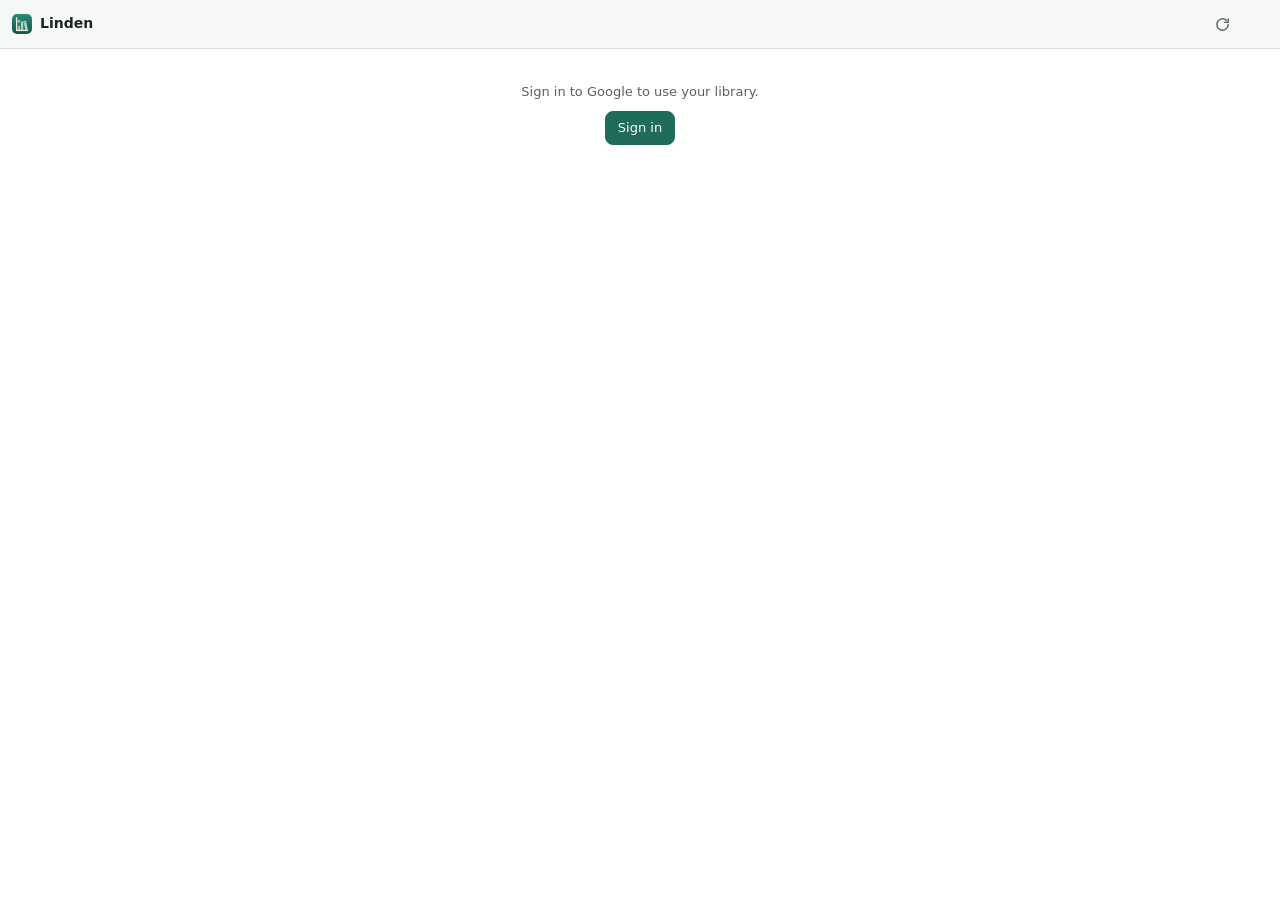
<file: word/index.html>
<!DOCTYPE html>
<meta charset="utf-8">
<meta name="viewport" content="width=device-width, initial-scale=1">
<title>Linden</title>
<script>
// (In Google Docs, always light, as Docs is.)
if (/[?&]host=gdocs\b/.test(location.search)) document.documentElement.classList.add('gdocs');
</script>
<style>
  :root { --bg:#fff; --panel:#f6f8f7; --text:#1b2321; --muted:#56635f; --faint:#66726e; --line:#d5ddd9; --row:#eef2f0; --accent:#1f6b5c; --accent-ink:#fff; --soft:#dcebe6; --warn:#8a4b00; --warn-soft:#fbefdc; --field:#fff; --focus:#2a7de1; color-scheme: light; }
  @media (prefers-color-scheme: dark) {
    :root:not(.gdocs) { --bg:#1f2322; --panel:#262b2a; --text:#e2e8e5; --muted:#a9b5b1; --faint:#95a29e; --line:#3a4341; --row:#2c3331; --accent:#5fb39e; --accent-ink:#0f1a17; --soft:#24433b; --warn:#f0b866; --warn-soft:#3b2e1a; --field:#191d1c; --focus:#6aa8ff; color-scheme: dark; }
  }
  * { box-sizing: border-box; }
  html, body { height: 100%; }
  body { margin: 0; background: var(--bg); color: var(--text); font: 13px/1.4 -apple-system, system-ui, sans-serif; display: flex; flex-direction: column; overflow: hidden; }
  button { font: inherit; color: inherit; }
  :focus-visible { outline: 2px solid var(--focus); outline-offset: 1px; }
  [hidden] { display: none !important; }
  /* (Room at the right for the "i" Word puts over a panel's top corner.) */
  .ph { display: flex; align-items: center; gap: 8px; padding: 10px 44px 10px 12px; border-bottom: 1px solid var(--line); background: var(--panel); position: relative; flex: none; }
  .ph b { font-size: 14px; }
  .logo { border-radius: 5px; flex: none; }
  .hbtn { margin-left: auto; width: 28px; height: 28px; border: none; background: none; border-radius: 7px; cursor: pointer; display: grid; place-items: center; color: var(--muted); }
  .hbtn:hover { background: var(--row); }
  .hbtn svg { width: 17px; height: 17px; fill: none; stroke: currentColor; stroke-width: 2; stroke-linecap: round; stroke-linejoin: round; }
  .hbtn.busy svg { animation: spin .8s linear infinite; }
  @keyframes spin { to { transform: rotate(360deg); } }
  .pill { margin-left: auto; font-size: 11px; padding: 1px 7px; border-radius: 9px; background: var(--warn-soft); color: var(--warn); }
  .acct { margin-left: auto; width: 26px; height: 26px; border-radius: 50%; border: none; background: var(--soft); color: var(--accent); font-weight: 600; font-size: 12px; cursor: pointer; }
  .pill:not([hidden]) + .hbtn, .hbtn + .acct { margin-left: 4px; }
  .menu { position: absolute; right: 10px; top: 42px; min-width: 210px; background: var(--bg); border: 1px solid var(--line); border-radius: 9px; box-shadow: 0 8px 24px #0004; padding: 6px 0; z-index: 5; }
  .menu button { display: block; width: 100%; text-align: left; background: none; border: none; padding: 6px 12px; cursor: pointer; }
  .menu button:hover { background: var(--row); }
  .menu .who { color: var(--muted); font-size: 12px; border-bottom: 1px solid var(--line); padding: 2px 12px 8px; margin-bottom: 4px; }
  .tabs { display: flex; gap: 4px; padding: 8px 12px 0; border-bottom: 1px solid var(--line); flex: none; }
  .tabs button { background: none; border: none; padding: 6px 10px; color: var(--muted); cursor: pointer; border-bottom: 2px solid transparent; }
  .tabs button[aria-selected="true"] { color: var(--accent); font-weight: 600; border-bottom-color: var(--accent); }
  .view { flex: 1; display: flex; flex-direction: column; min-height: 0; }
  .scroll { flex: 1; overflow-y: auto; min-height: 0; }
  .body { padding: 12px; }
  .search { display: flex; align-items: center; gap: 6px; border: 1px solid var(--line); background: var(--field); border-radius: 8px; padding: 0 9px; }
  .search:focus-within { border-color: var(--focus); box-shadow: 0 0 0 3px color-mix(in srgb, var(--focus) 30%, transparent); }
  .search svg { width: 15px; height: 15px; stroke: var(--muted); fill: none; stroke-width: 2; flex: none; }
  .search input { flex: 1; border: none; background: none; padding: 7px 0; font: inherit; color: var(--text); outline: none; min-width: 0; }
  .res { margin: 8px -12px 0; }
  .sub { font-size: 11px; text-transform: uppercase; letter-spacing: .04em; color: var(--faint); padding: 6px 12px 2px; }
  .it { display: flex; gap: 9px; padding: 8px 12px; border-bottom: 1px solid var(--row); cursor: pointer; }
  .it:hover { background: color-mix(in srgb, var(--soft) 45%, transparent); }
  .it[aria-checked="true"] { background: var(--soft); }
  .it.kb { box-shadow: inset 3px 0 0 var(--focus); }
  .box { width: 16px; height: 16px; border: 1.5px solid var(--faint); border-radius: 4px; flex: none; margin-top: 2px; display: grid; place-items: center; color: var(--accent-ink); font-size: 11px; }
  .it[aria-checked="true"] .box { background: var(--accent); border-color: var(--accent); }
  .it .tx { flex: 1; min-width: 0; }
  .t { font-weight: 600; }
  .m { color: var(--muted); font-size: 12px; }
  .cited { align-self: flex-start; margin-top: 2px; font-size: 11px; line-height: 16px; color: var(--accent); background: var(--bg); border: 1px solid color-mix(in srgb, var(--accent) 45%, transparent); border-radius: 9px; padding: 0 7px; white-space: nowrap; flex: none; }
  .empty { text-align: center; color: var(--muted); padding: 22px 8px; }
  .empty .btn { margin-top: 10px; }
  /* The Cite tab: the search and the two lists on top, the citation's card
     at the foot (three sizes: 1 its bar and buttons, 2 a few works, 3 up to
     the search box). */
  .top { padding: 12px 12px 0; flex: none; }
  .subtabs { display: flex; margin-top: 10px; border: 1px solid var(--line); border-radius: 8px; overflow: hidden; }
  .subtabs button { flex: 1; padding: 5px 6px; font-size: 12px; color: var(--muted); background: var(--field); border: none; cursor: pointer; }
  .subtabs button + button { border-left: 1px solid var(--line); }
  .subtabs button[aria-selected="true"] { background: var(--soft); color: var(--accent); font-weight: 600; }
  .subtabs i { font-style: normal; opacity: .7; font-weight: 400; margin-left: 4px; }
  .sortrow { display: flex; align-items: center; justify-content: space-between; font-size: 11px; color: var(--faint); padding: 6px 0 2px; }
  .sortrow select { font: inherit; font-size: 12px; color: var(--accent); background: none; border: none; cursor: pointer; }
  #resBox .res { margin: 2px 0 0; }
  .other { padding: 10px 12px; color: var(--muted); font-size: 12px; }
  .other button { background: none; border: none; color: var(--accent); cursor: pointer; font: inherit; padding: 0 0 0 4px; }
  #pCite.editing:not(.searching):not(.browsing) .lists { opacity: .5; cursor: pointer; }
  .lists { transition: opacity .15s; }
  .foot { margin: 0 8px 8px; border: 2px solid var(--accent); border-radius: 12px; box-shadow: 0 -6px 18px #0002; background: color-mix(in srgb, var(--accent) 6%, var(--bg)); padding: 0 12px 12px; overflow: hidden; flex: none; display: flex; flex-direction: column; max-height: calc(100% - 16px); }
  .handle { display: flex; justify-content: center; padding: 5px 0 3px; background: var(--accent); margin: 0 -12px; border: none; cursor: ns-resize; touch-action: none; flex: none; }
  .handle span { width: 34px; height: 4px; border-radius: 2px; background: var(--accent-ink); opacity: .6; }
  .gbar { background: var(--accent); color: var(--accent-ink); margin: 0 -12px 10px; padding: 0 6px 9px 12px; cursor: pointer; flex: none; }
  .gtop { display: flex; align-items: center; gap: 2px; }
  .gk { flex: 1; font-size: 11px; text-transform: uppercase; letter-spacing: .05em; opacity: .85; }
  .gbar .ic { width: 24px; height: 24px; display: grid; place-items: center; border-radius: 5px; border: none; background: none; color: inherit; cursor: pointer; font-size: 13px; line-height: 1; padding: 0; }
  .gbar .ic:hover { background: rgba(0,0,0,.15); }
  .gc { font: 14px/1.35 Garamond, "EB Garamond", Georgia, serif; margin-top: 1px; padding-right: 6px; overflow-wrap: anywhere; }
  .galso { font-size: 11.5px; opacity: .85; margin-top: 4px; }
  .cbody { display: flex; flex-direction: column; min-height: 0; }
  .foot[data-size="1"] .cbody { display: none; }
  .foot[data-size="2"] .chosen { max-height: 190px; }
  .foot[data-size="3"] { flex: 1; }
  .foot[data-size="3"] .cbody { flex: 1; }
  #pCite.full .lists { display: none; }
  .chosen { overflow-y: auto; min-height: 0; padding: 4px 6px; margin: -4px -6px 6px; }
  .ch { background: var(--field); border: 1px solid var(--line); border-radius: 8px; padding: 6px 4px 7px 2px; display: grid; grid-template-columns: 16px 1fr 24px; column-gap: 6px; row-gap: 5px; align-items: center; }
  .ch .grip { grid-row: 1 / span 2; }
  .ch .nm { grid-column: 2; font-weight: 500; line-height: 1.3; overflow-wrap: anywhere; }
  .ch .x { grid-column: 3; grid-row: 1; }
  .ch .fl { grid-column: 2; display: flex; gap: 10px; align-items: center; font-size: 11px; color: var(--faint); flex-wrap: wrap; }
  .ch .fl label { display: flex; align-items: center; gap: 4px; }
  .ch input { font: inherit; font-size: 12px; border: 1px solid var(--line); background: var(--field); color: var(--text); border-radius: 5px; padding: 2px 5px; width: 82px; }
  .ch input.pg { width: 70px; }
  .order { margin-left: auto; display: inline-flex; border: 1px solid var(--line); border-radius: 7px; overflow: hidden; }
  .order button { font-size: 12px; padding: 4px 7px; background: var(--field); border: none; color: var(--accent); cursor: pointer; }
  .order button + button { border-left: 1px solid var(--line); }
  .order button[aria-pressed="true"] { background: var(--soft); font-weight: 600; }
  .foot .btns { flex: none; }
  .chosen { display: flex; flex-direction: column; gap: 6px; margin-bottom: 10px; }
  .ch.drag { box-shadow: 0 6px 16px #0004; border-color: var(--accent); position: relative; z-index: 2; cursor: grabbing; }
  .ch.drag .grip { cursor: grabbing; }
  .grip { color: var(--faint); cursor: grab; width: 16px; text-align: center; letter-spacing: -2px; font-size: 12px; user-select: none; touch-action: none; }
  .ch input::placeholder { color: var(--faint); }
  .x { width: 24px; height: 24px; border: none; background: none; color: var(--muted); border-radius: 5px; cursor: pointer; flex: none; }
  .x:hover { background: var(--row); }
  .opts { display: flex; gap: 8px; align-items: center; margin-bottom: 10px; flex-wrap: wrap; }
  .seg { display: inline-flex; border: 1px solid var(--line); border-radius: 7px; overflow: hidden; }
  .seg button { padding: 4px 7px; font-size: 12px; background: var(--field); border: none; cursor: pointer; }
  .seg button + button { border-left: 1px solid var(--line); }
  .seg button[aria-checked="true"] { background: var(--accent); color: var(--accent-ink); }
  .note { font-size: 12px; color: var(--muted); margin: 0 0 8px; }
  .btns { display: flex; gap: 8px; }
  .btn { border: 1px solid var(--line); background: var(--field); border-radius: 8px; padding: 7px 12px; font-weight: 500; cursor: pointer; }
  .btn.primary { background: var(--accent); color: var(--accent-ink); border-color: var(--accent); }
  .btn.grow { flex: 1; }
  a.btn { text-align: center; text-decoration: none; color: inherit; }
  a.btn.primary { color: var(--accent-ink); }
  #plainDone { margin-top: 8px; }
  #plainDone .note { color: var(--accent); margin: 0 0 8px; }
  .btn:disabled { opacity: .55; cursor: default; }
  .btn kbd { font: 11px -apple-system, system-ui; opacity: .75; margin-left: 6px; }
  .card { border: 1px solid var(--line); border-radius: 9px; padding: 10px 12px; margin-bottom: 10px; }
  .card h4 { margin: 0 0 6px; font-size: 13px; }
  .line { display: flex; align-items: center; gap: 8px; color: var(--muted); margin-bottom: 8px; flex-wrap: wrap; }
  .line b { color: var(--text); font-weight: 500; }
  .line select { margin-left: auto; font: inherit; color: var(--text); background: var(--field); border: 1px solid var(--line); border-radius: 6px; padding: 2px 4px; }
  .link-row { display: flex; gap: 8px; padding: 6px 0; border-top: 1px solid var(--row); font-size: 12px; align-items: center; }
  .link-row .w { flex: 1; white-space: nowrap; overflow: hidden; text-overflow: ellipsis; }
  .tag { font-size: 11px; padding: 1px 6px; border-radius: 9px; background: var(--soft); color: var(--accent); white-space: nowrap; }
  .tag.w { background: var(--warn-soft); color: var(--warn); }
  .mini { border: 1px solid var(--line); border-radius: 6px; padding: 2px 8px; font-size: 12px; background: var(--field); cursor: pointer; flex: none; }
  .link-row { cursor: pointer; }
  .pick { border: 1px solid var(--accent); border-radius: 8px; padding: 6px; margin: 2px 0 8px; background: var(--field); }
  .pk { display: flex; gap: 8px; width: 100%; text-align: left; background: none; border: none; border-bottom: 1px solid var(--row); padding: 6px 4px; cursor: pointer; font-size: 12px; }
  .pk:hover { background: var(--row); }
  .radio { width: 14px; height: 14px; border-radius: 50%; border: 1.5px solid var(--faint); flex: none; margin-top: 1px; }
  .pk[aria-pressed="true"] .radio { border: 4px solid var(--accent); }
  .pick .search { margin-top: 6px; }
  .pk .t, .pk .m { display: block; }
  .link-row .tag { flex: none; }
  .ask { border: 1px solid var(--line); border-radius: 9px; padding: 10px; background: var(--panel); margin-top: 8px; }
  .ask p { margin: 0 0 8px; font-weight: 500; }
  .subtabs { overflow-x: auto; scrollbar-width: none; }
  .subtabs button { white-space: nowrap; }
  .subtabs .gx { margin-left: 6px; opacity: .7; font-weight: 400; }
  .subtabs .gx:hover { opacity: 1; }
  .subtabs .add { flex: none; width: 30px; font-size: 15px; line-height: 1; color: var(--accent); }
  .gmenu { position: fixed; left: 12px; right: 12px; background: var(--bg); border: 1px solid var(--line); border-radius: 10px; box-shadow: 0 10px 28px #0005; padding: 8px; z-index: 6; max-height: 70vh; overflow-y: auto; }
  .gmenu .search { margin-bottom: 6px; }
  .gmenu .g { display: flex; align-items: center; gap: 8px; padding: 6px; border-radius: 6px; width: 100%; text-align: left; background: none; border: none; cursor: pointer; }
  .gmenu .g:hover { background: var(--row); }
  .gmenu .g .n { flex: 1; }
  .gmenu .g .c { color: var(--faint); font-size: 12px; }
  .gico { width: 14px; color: var(--muted); }
  .gsep { border-top: 1px solid var(--line); margin: 6px 0; }
  .gact { color: var(--accent); padding: 6px; background: none; border: none; cursor: pointer; text-align: left; width: 100%; }
  #gNew input { width: 100%; font: inherit; border: 1px solid var(--line); background: var(--field); color: var(--text); border-radius: 6px; padding: 6px 8px; margin: 4px 0 8px; }
  #gNew .err { margin: 0 0 8px; }
  .sortrow .only { display: flex; align-items: center; gap: 5px; cursor: pointer; }
  .nw { padding: 9px 12px; border-bottom: 1px solid var(--row); cursor: pointer; }
  .nw:hover { background: color-mix(in srgb, var(--soft) 45%, transparent); }
  .nw .cnts { display: flex; gap: 6px; margin-top: 4px; align-items: center; }
  .chip { font-size: 11px; padding: 1px 7px; border-radius: 9px; background: var(--row); color: var(--muted); }
  .nw .cited { margin-left: auto; }
  /* (Back to the list: a bar that stays at the top while the notes scroll.) */
  .backbar { position: sticky; top: -12px; z-index: 2; margin: -12px -12px 10px; padding: 8px 12px; background: var(--bg); border-bottom: 1px solid var(--line); }
  .back { display: inline-flex; align-items: center; gap: 6px; color: var(--accent); font-size: 13px; font-weight: 600; background: var(--soft); border: 1px solid color-mix(in srgb, var(--accent) 40%, transparent); border-radius: 8px; cursor: pointer; padding: 5px 12px 5px 9px; }
  .back:hover { background: color-mix(in srgb, var(--accent) 22%, var(--bg)); }
  .back svg { width: 14px; height: 14px; fill: none; stroke: currentColor; stroke-width: 2.4; stroke-linecap: round; stroke-linejoin: round; }
  .nhead .t { font-size: 14px; }
  .nhead .m { margin: 2px 0 6px; }
  .nsec { font-size: 11px; text-transform: uppercase; letter-spacing: .04em; color: var(--faint); margin: 14px 0 6px; display: flex; align-items: center; }
  .nsec button { margin-left: auto; text-transform: none; letter-spacing: 0; color: var(--accent); background: none; border: none; cursor: pointer; font-size: 12px; }
  .mynote { background: var(--field); border: 1px solid var(--line); border-radius: 8px; padding: 8px 10px; font-size: 12.5px; line-height: 1.45; overflow-wrap: anywhere; }
  .mynote h3, .mynote h4 { margin: 4px 0; font-size: 13px; }
  .mynote p, .mynote ul, .mynote ol, .mynote blockquote { margin: 0 0 6px; }
  .mynote ul, .mynote ol { padding-left: 18px; }
  .mynote blockquote { border-left: 3px solid var(--line); padding-left: 8px; color: var(--muted); }
  .pgh { font-size: 11px; color: var(--faint); margin: 10px 0 0; }
  .hlt { display: flex; gap: 8px; padding: 7px 0; border-bottom: 1px solid var(--row); }
  .hlt .bar { width: 4px; border-radius: 2px; flex: none; background: var(--line); }
  .hlt .q { flex: 1; min-width: 0; font: 13.5px/1.4 Garamond, "EB Garamond", Georgia, serif; overflow-wrap: anywhere; }
  .hlt .q .note2 { display: block; font: 12px/1.4 -apple-system, system-ui, sans-serif; color: var(--muted); margin-top: 3px; }
  .hlt .qb { align-self: flex-start; font-size: 11.5px; border: 1px solid var(--line); border-radius: 6px; padding: 1px 7px; background: var(--field); color: var(--accent); white-space: nowrap; cursor: pointer; }
  .selcard { border: 2px solid var(--accent); border-radius: 12px; background: color-mix(in srgb, var(--accent) 6%, var(--bg)); margin: 0 0 10px; overflow: hidden; max-height: 55vh; overflow-y: auto; }
  .selcard .sb { background: var(--accent); color: var(--accent-ink); padding: 4px 6px 8px 12px; position: sticky; top: 0; }
  .selcard .sb .ic { width: 24px; height: 24px; display: grid; place-items: center; border-radius: 5px; border: none; background: none; color: inherit; cursor: pointer; font-size: 13px; }
  .selcard .sb .ic:hover { background: rgba(0,0,0,.15); }
  .sbd { padding: 6px 12px 12px; }
  .sbd .note { margin: 4px 0; }
  .lbl2 { font-size: 11px; color: var(--faint); text-transform: uppercase; letter-spacing: .04em; margin: 8px 0 2px; }
  .cand { display: flex; gap: 8px; padding: 7px 0; border-bottom: 1px solid var(--row); align-items: flex-start; }
  .cand .tx { flex: 1; min-width: 0; }
  .cand .lk { border: 1px solid var(--accent); color: var(--accent); background: var(--field); border-radius: 6px; padding: 2px 9px; font-size: 12px; white-space: nowrap; cursor: pointer; }
  .cand .lk.p { background: var(--accent); color: var(--accent-ink); }
  .sbd .alt { display: flex; gap: 8px; margin-top: 8px; }
  .sbd .alt button { flex: 1; border: 1px solid var(--line); border-radius: 8px; padding: 6px; font-size: 12px; background: var(--field); cursor: pointer; }
  .sbd .alt button.go { color: var(--accent); border-color: var(--accent); }
  .sbd .alt button.primary { background: var(--accent); color: var(--accent-ink); border-color: var(--accent); font-weight: 500; }
  .sbd .alt button:disabled { opacity: .5; cursor: default; }
  .sbd .search { margin-top: 6px; }
  .kind { display: inline-block; font-size: 11px; padding: 0 5px; border-radius: 4px; background: var(--soft); color: var(--accent); margin-right: 5px; }
  .note.busy::after { content: ''; display: inline-block; width: 9px; height: 9px; margin-left: 6px; border: 1.5px solid var(--line); border-top-color: var(--accent); border-radius: 50%; animation: spin .8s linear infinite; vertical-align: -1px; }
  @keyframes spin { to { transform: rotate(360deg); } }
  #res .online { border-top: 1px solid var(--row); padding-top: 4px; }
  #res .online + .empty, #res .empty + .online { margin-top: 0; }
  .err.ok { background: var(--soft); color: var(--accent); }
  .err { background: var(--warn-soft); color: var(--warn); border-radius: 8px; padding: 8px 10px; margin: 0 0 8px; }
</style>

<header class="ph">
  <img class="logo" src="icons/icon-32.png" alt="" width="20" height="20"><b>Linden</b>
  <span class="pill" id="offline" hidden>Offline</span>
  <button class="hbtn" id="refresh" type="button" title="Refresh library and citations" aria-label="Refresh"><svg viewBox="0 0 24 24" aria-hidden="true"><path d="M20 12a8 8 0 1 1-2.34-5.66"/><path d="M20 4v5h-5"/></svg></button>
  <button class="acct" id="acct" type="button" aria-haspopup="menu" aria-expanded="false" aria-label="Account" hidden>?</button>
  <div class="menu" id="menu" role="menu" hidden>
    <div class="who" id="menuWho"></div>
    <button type="button" role="menuitem" id="mReload">Reload library</button>
    <button type="button" role="menuitem" id="mOpen">Open Linden</button>
    <button type="button" role="menuitem" id="mOut">Sign out</button>
  </div>
</header>

<div class="view" id="vSignin" hidden>
  <div class="body"><div class="empty">Sign in to Google to use your library.<br><button class="btn primary" id="signin" type="button">Sign in</button><span id="signinPick" hidden><br>With the access you chose in Linden:<br><button class="btn primary" data-access="limited" type="button">Limited access</button> <button class="btn" data-access="full" type="button">Full access</button></span><div class="note" id="signinNote" style="margin-top:10px"></div></div></div>
</div>

<div class="view" id="vMain" hidden>
  <div class="tabs" role="tablist">
    <button type="button" role="tab" id="tCite" aria-selected="true" aria-controls="pCite">Cite</button>
    <button type="button" role="tab" id="tRefs" aria-selected="false" aria-controls="pRefs">References</button>
    <button type="button" role="tab" id="tNotes" aria-selected="false" aria-controls="pNotes">Notes</button>
  </div>
  <div class="view" id="pCite" role="tabpanel">
    <div class="top">
      <div class="selcard" id="selCard" hidden>
        <div class="sb"><div class="gtop"><span class="gk" id="selLabel"></span><button class="ic" type="button" id="selX" aria-label="Close" title="Close">&#x2715;</button></div><div class="gc" id="selText"></div></div>
        <div class="sbd" id="selBody"></div>
      </div>
      <label class="search"><svg viewBox="0 0 24 24" aria-hidden="true"><circle cx="11" cy="11" r="6.5"/><path d="M20 20l-4.2-4.2"/></svg><input id="q" type="search" placeholder="Search your library" autocomplete="off" autocorrect="off" spellcheck="false" aria-label="Search your library" aria-controls="res"></label>
      <div class="lists" id="listsBox">
        <div class="subtabs" role="tablist" aria-label="List" id="lists"><button type="button" role="tab" data-list="doc" aria-selected="false">In this document<i id="nDoc"></i></button><button type="button" role="tab" data-list="lib" aria-selected="true">Library<i id="nLib"></i></button></div>
        <div class="sortrow"><span></span><label>Sort <select id="sort" aria-label="Sort"><option value="author">Author</option><option value="year">Year</option><option value="added">Date added</option></select></label></div>
      </div>
    </div>
    <div class="scroll lists" id="resBox">
      <div class="res" id="res" role="listbox" aria-multiselectable="true"></div>
      <div class="other" id="other" hidden></div>
    </div>
    <div class="foot" id="foot" data-size="2" hidden>
      <button class="handle" type="button" id="handle" aria-label="Size" title="Drag or click to change the size"><span></span></button>
      <div class="gbar" id="gbar">
        <div class="gtop"><span class="gk" id="gLabel"></span><button class="ic" type="button" id="cardX" aria-label="Close" title="Close (Esc)">&#x2715;</button></div>
        <div class="gc" id="prev" aria-live="polite"></div>
        <div class="galso" id="prevNote" hidden></div>
      </div>
      <div class="err" id="citeErr" hidden></div>
      <div class="cbody" id="cbody">
        <div class="chosen" id="chosen"></div>
        <div class="opts">
          <span class="seg" role="radiogroup" aria-label="Form" id="forms">
            <button type="button" role="radio" data-form="paren" aria-checked="true"></button><button type="button" role="radio" data-form="narr" aria-checked="false"></button><button type="button" role="radio" data-form="year" aria-checked="false"></button>
          </span>
          <span class="order" id="order" hidden><button type="button" id="az" aria-pressed="true" title="Alphabetical, as APA has it">A&#x2013;Z</button><button type="button" id="byYear" aria-pressed="false" title="Oldest first">Year</button></span>
          <datalist id="preList"><option value="see"><option value="e.g."><option value="see also"><option value="cf."><option value="but see"></datalist>
        </div>
      </div>
      <div class="btns"><button class="btn primary grow" id="insert" type="button">Insert<kbd>&#x2318;&#x21a9;</kbd></button><button class="btn" id="remove" type="button" hidden>Remove</button></div>
    </div>
  </div>
  <div class="view" id="pRefs" role="tabpanel" hidden>
    <div class="scroll"><div class="body">
      <div class="err" id="refsErr" hidden></div>
      <div class="card">
        <h4>References</h4>
        <div class="line"><b id="refCount"></b><select id="style" aria-label="Style"></select></div>
        <div class="btns"><button class="btn grow" id="refsBtn" type="button">Insert References here</button></div>
      </div>
      <div class="card" id="lCard" hidden>
        <h4>Link citations</h4>
        <div class="line"><b id="lCount"></b></div>
        <div id="lRows"></div>
        <div class="btns" style="margin-top:8px"><button class="btn primary grow" id="lGo" type="button" hidden></button><button class="btn grow" id="lUndo" type="button" hidden>Undo linking</button></div>
      </div>
      <div class="card" id="zCard" hidden>
        <h4>Zotero citations</h4>
        <div class="line"><b id="zCount"></b></div>
        <div id="zRows"></div>
        <div class="btns" style="margin-top:8px"><button class="btn primary grow" id="zConvert" type="button" hidden>Convert to Linden</button></div>
      </div>
      <div class="card" id="plainCard" hidden>
        <h4>Make plain</h4>
        <p class="note">Every citation and the References list as ordinary text.</p>
        <div class="btns" style="flex-direction:column"><button class="btn grow" id="plainCopy" type="button">Make a plain copy&#x2026;</button><button class="btn grow" id="plainAskBtn" type="button">Convert to plain text&#x2026;</button></div>
        <div class="done" id="plainDone" hidden><p class="note" id="plainSaid"></p><div class="btns" id="plainOpenRow" hidden><a class="btn primary grow" id="plainOpen" target="_blank" rel="noopener">Open the copy</a></div></div>
        <div class="ask" id="plainAsk" hidden><p>Convert all citations and References to plain text?</p><div class="btns"><button class="btn primary grow" id="plainYes" type="button">Convert</button><button class="btn grow" id="plainNo" type="button">Cancel</button></div></div>
      </div>
    </div></div>
  </div>
  <div class="view" id="pNotes" role="tabpanel" hidden>
    <div class="top">
      <label class="search"><svg viewBox="0 0 24 24" aria-hidden="true"><circle cx="11" cy="11" r="6.5"/><path d="M20 20l-4.2-4.2"/></svg><input id="nq" type="search" placeholder="Search notes and highlights" autocomplete="off" autocorrect="off" spellcheck="false" aria-label="Search notes and highlights"></label>
      <div class="subtabs" role="tablist" aria-label="List" id="nLists"></div>
      <div class="sortrow"><label class="only"><input type="checkbox" id="nOnly"> With notes or highlights</label><label>Sort <select id="nSort" aria-label="Sort"><option value="author">Author</option><option value="year">Year</option><option value="added">Date added</option></select></label></div>
    </div>
    <div class="scroll" id="nBox"><div id="nList"></div><div class="body" id="nWork" hidden></div></div>
  </div>
</div>

<div class="gmenu" id="gmenu" role="dialog" aria-label="Add a group" hidden>
  <label class="search"><svg viewBox="0 0 24 24" aria-hidden="true"><circle cx="11" cy="11" r="6.5"/><path d="M20 20l-4.2-4.2"/></svg><input id="gq" type="search" placeholder="Find a group" autocomplete="off" spellcheck="false" aria-label="Find a group"></label>
  <div id="gList"></div>
  <div class="gsep"></div>
  <button type="button" class="gact" id="gMake"></button>
  <div id="gNew" hidden><input id="gName" aria-label="The new group's name"><div class="err" id="gErr" hidden></div><div class="btns"><button type="button" class="btn primary grow" id="gMakeGo">Make the group</button></div></div>
</div>

<div class="view" id="vLoading">
  <div class="body"><div class="empty" id="loadingText">Loading&#x2026;</div></div>
</div>

<script>
// Office's script for Word only: in Google Docs (?host=gdocs, the add-on's
// sidebar) it isn't wanted, and inside a frame it blanks the page.
if (!/[?&]host=gdocs\b/.test(location.search)) document.write('<script src="https://appsforoffice.microsoft.com/lib/1/hosted/office.js"><\/script>');
</script>
<script>
// What app/apa.js uses from the rest of Linden, here on its own.
var ENTRIES = [];
const esc = s => String(s ?? '').replace(/[&<>"']/g, c => ({ '&': '&amp;', '<': '&lt;', '>': '&gt;', '"': '&quot;', "'": '&#39;' }[c]));
const safeUrl = u => /^https?:[/][/]/i.test(u) ? u : null;
const norm = s => String(s || '').normalize('NFD').replace(/[̀-ͯ]/g, '').toLowerCase().replace(/[‐-―]/g, '-');
const cmpStr = (a, b) => (a < b ? -1 : a > b ? 1 : 0);
// (And what app/titlesearch.js uses: finding works online, and a new
// one's cite key.)
var BYKEY = new Map();
const plainTitle = t => norm(String(t || '')).replace(/[^a-z0-9]+/g, '');
const looksLikeBibtex = t => /@\s*[A-Za-z]+\s*[{(]/.test(t) && /=/.test(t);
const NP_OA = 'https://api.openalex.org';
const npFetch = (u, o) => fetch(u, o);
const npDoi = d => String(d || '').trim().replace(/^https?:\/\/(dx\.)?doi\.org\//i, '').replace(/^doi:\s*/i, '').toLowerCase();
</script>
<script src="../app/apa.js?v=2026-11-26.01"></script>
<script src="../app/csl.js?v=2026-11-26.01"></script>
<script src="../app/marks.js?v=2026-11-26.01"></script>
<script src="../app/titlesearch.js?v=2026-11-26.01"></script>
<script src="../lookup.js?v=2026-11-26.01"></script>
<script src="engine.js?v=2026-11-26.01"></script>
<script src="panel.js?v=2026-11-26.01"></script>
</file>
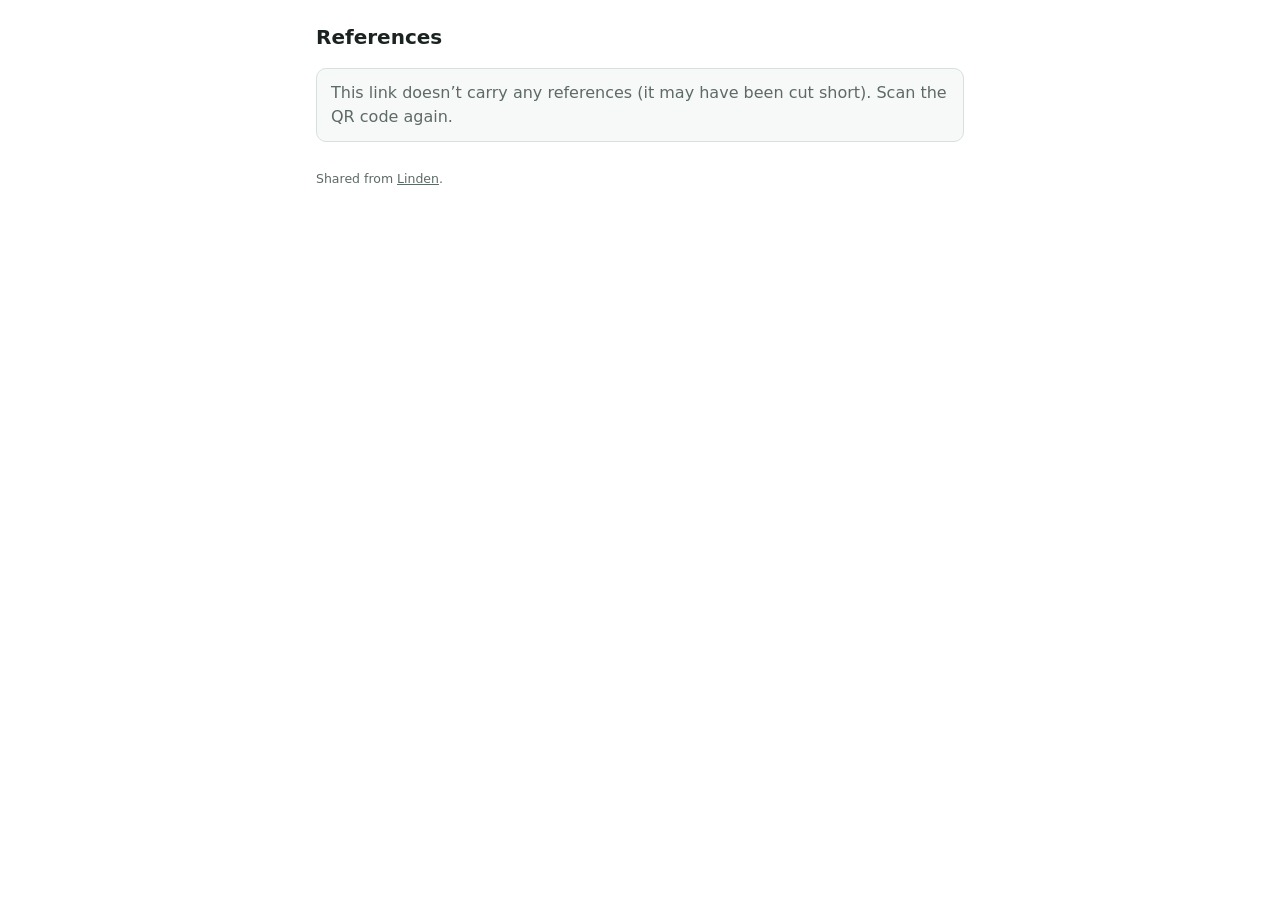
<file: cite.html>
<!DOCTYPE html>
<html lang="en">
<head>
<meta charset="utf-8">
<meta name="viewport" content="width=device-width, initial-scale=1">
<title>References</title>
<meta name="robots" content="noindex">
<link rel="icon" href="icon.png">
<style>
  /* A page a Linden QR code opens: the references it carries, in the
     link itself (nothing is stored anywhere), with Copy and their DOIs. */
  :root { --bg: #ffffff; --panel: #f7f9f8; --text: #1b2321; --muted: #5d6a66; --line: #d8dfdc; --accent: #1f6b5c; --accent-ink: #ffffff; --accent-soft: #dcebe6; }
  @media (prefers-color-scheme: dark) {
    :root { --bg: #161b1a; --panel: #1d2423; --text: #e6ece9; --muted: #9aa6a2; --line: #2e3836; --accent: #6fbfa8; --accent-ink: #10201b; --accent-soft: #23423a; }
  }
  * { box-sizing: border-box; }
  body { margin: 0; background: var(--bg); color: var(--text); font: 16px/1.5 -apple-system, BlinkMacSystemFont, "Segoe UI", system-ui, sans-serif; }
  main { max-width: 680px; margin: 0 auto; padding: 24px 16px 48px; }
  h1 { font-size: 20px; font-weight: 600; line-height: 1.3; margin: 0 0 4px; }
  .sub { color: var(--muted); font-size: 13.5px; margin: 0 0 18px; }
  ol { list-style: none; margin: 0; padding: 0; display: grid; gap: 12px; }
  li { padding: 12px 14px; border: 1px solid var(--line); border-radius: 10px; background: var(--panel); }
  .ref { font: 16px/1.55 "Iowan Old Style", Georgia, serif; padding-left: 1.5em; text-indent: -1.5em; overflow-wrap: anywhere; }
  .acts { display: flex; flex-wrap: wrap; gap: 8px; margin-top: 10px; }
  .btn { display: inline-flex; align-items: center; gap: 6px; min-height: 36px; padding: 6px 12px; border: 1px solid var(--line); border-radius: 8px; background: var(--bg); color: var(--text); font-family: inherit; font-size: 14px; font-weight: 600; text-decoration: none; cursor: pointer; }
  .btn.primary { background: var(--accent); border-color: var(--accent); color: var(--accent-ink); }
  .all { margin: 0 0 16px; }
  .msg { color: var(--muted); }
  .done { position: fixed; left: 50%; bottom: 24px; transform: translateX(-50%); padding: 8px 14px; border-radius: 8px; background: var(--text); color: var(--bg); font-size: 14px; opacity: 0; transition: opacity .2s; pointer-events: none; }
  .done.show { opacity: 1; }
  footer { margin-top: 28px; color: var(--muted); font-size: 12.5px; }
  footer a { color: inherit; }
</style>
</head>
<body>
<main>
  <h1 id="head">References</h1>
  <p class="sub" id="sub"></p>
  <div id="all"></div>
  <ol id="list"><li class="msg">Reading the references&hellip;</li></ol>
  <footer>Shared from <a href="./">Linden</a>.</footer>
</main>
<div class="done" id="done" role="status"></div>
<script>
(async () => {
  const $ = id => document.getElementById(id);
  const esc = s => String(s).replace(/[&<>"']/g, c => ({ '&': '&amp;', '<': '&lt;', '>': '&gt;', '"': '&quot;', "'": '&#39;' })[c]);
  // (A reference comes as HTML, its text escaped, with italics: any other
  // tag is shown as text, not made.)
  const safe = h => String(h).replace(/<(?!\/?i>)/g, '&lt;');
  const plain = h => { const d = document.createElement('div'); d.innerHTML = safe(h); return d.textContent; };
  const say = t => { const d = $('done'); d.textContent = t; d.classList.add('show'); clearTimeout(say.t); say.t = setTimeout(() => d.classList.remove('show'), 1800); };
  async function copy(html, text) {
    try {
      if (window.ClipboardItem) await navigator.clipboard.write([new ClipboardItem({ 'text/html': new Blob([html], { type: 'text/html' }), 'text/plain': new Blob([text], { type: 'text/plain' }) })]);
      else await navigator.clipboard.writeText(text);
      say('Copied');
    } catch (e) {
      try { await navigator.clipboard.writeText(text); say('Copied'); } catch (e2) { say('Couldn’t copy: select the text instead'); }
    }
  }
  let refs;
  try {
    // The link's #r=: the references, as JSON, deflated, in base64url.
    const b64 = (location.hash.match(/[#&]r=([A-Za-z0-9_-]+)/) || [])[1];
    if (!b64) throw new Error('none');
    const bin = atob(b64.replace(/-/g, '+').replace(/_/g, '/') + '==='.slice((b64.length + 3) % 4));
    const bytes = Uint8Array.from(bin, c => c.charCodeAt(0));
    const json = await new Response(new Blob([bytes]).stream().pipeThrough(new DecompressionStream('deflate-raw'))).text();
    refs = JSON.parse(json);
    if (!Array.isArray(refs) || !refs.length) throw new Error('empty');
  } catch (e) {
    $('list').innerHTML = '<li class="msg">This link doesn’t carry any references (it may have been cut short). Scan the QR code again.</li>';
    return;
  }
  const n = refs.length;
  document.title = n === 1 ? plain(refs[0][0]).slice(0, 80) : n + ' references';
  $('head').textContent = n === 1 ? 'Reference' : n + ' references';
  $('sub').textContent = 'APA (7th ed.)';
  if (n > 1) {
    $('all').innerHTML = '<div class="all"><button type="button" class="btn primary" id="copyAll">Copy all ' + n + '</button></div>';
    $('copyAll').onclick = () => copy(refs.map(r => '<p style="margin:0 0 0 0.5in;text-indent:-0.5in">' + safe(r[0]) + '</p>').join(''), refs.map(r => plain(r[0])).join('\n\n'));
  }
  $('list').innerHTML = refs.map((r, i) => '<li><div class="ref">' + safe(r[0]) + '</div><div class="acts">' +
    '<button type="button" class="btn' + (n === 1 ? ' primary' : '') + '" data-i="' + i + '">Copy</button>' +
    (r[1] ? '<a class="btn" href="https://doi.org/' + esc(r[1]) + '" target="_blank" rel="noopener">Open (DOI)</a>' : /^https?:\/\//.test(r[2] || '') ? '<a class="btn" href="' + esc(r[2]) + '" target="_blank" rel="noopener">Open</a>' : '') +
    '</div></li>').join('');
  $('list').addEventListener('click', ev => {
    const b = ev.target.closest('[data-i]');
    if (b) { const r = refs[+b.dataset.i]; copy(safe(r[0]), plain(r[0])); }
  });
})();
</script>
</body>
</html>
</file>
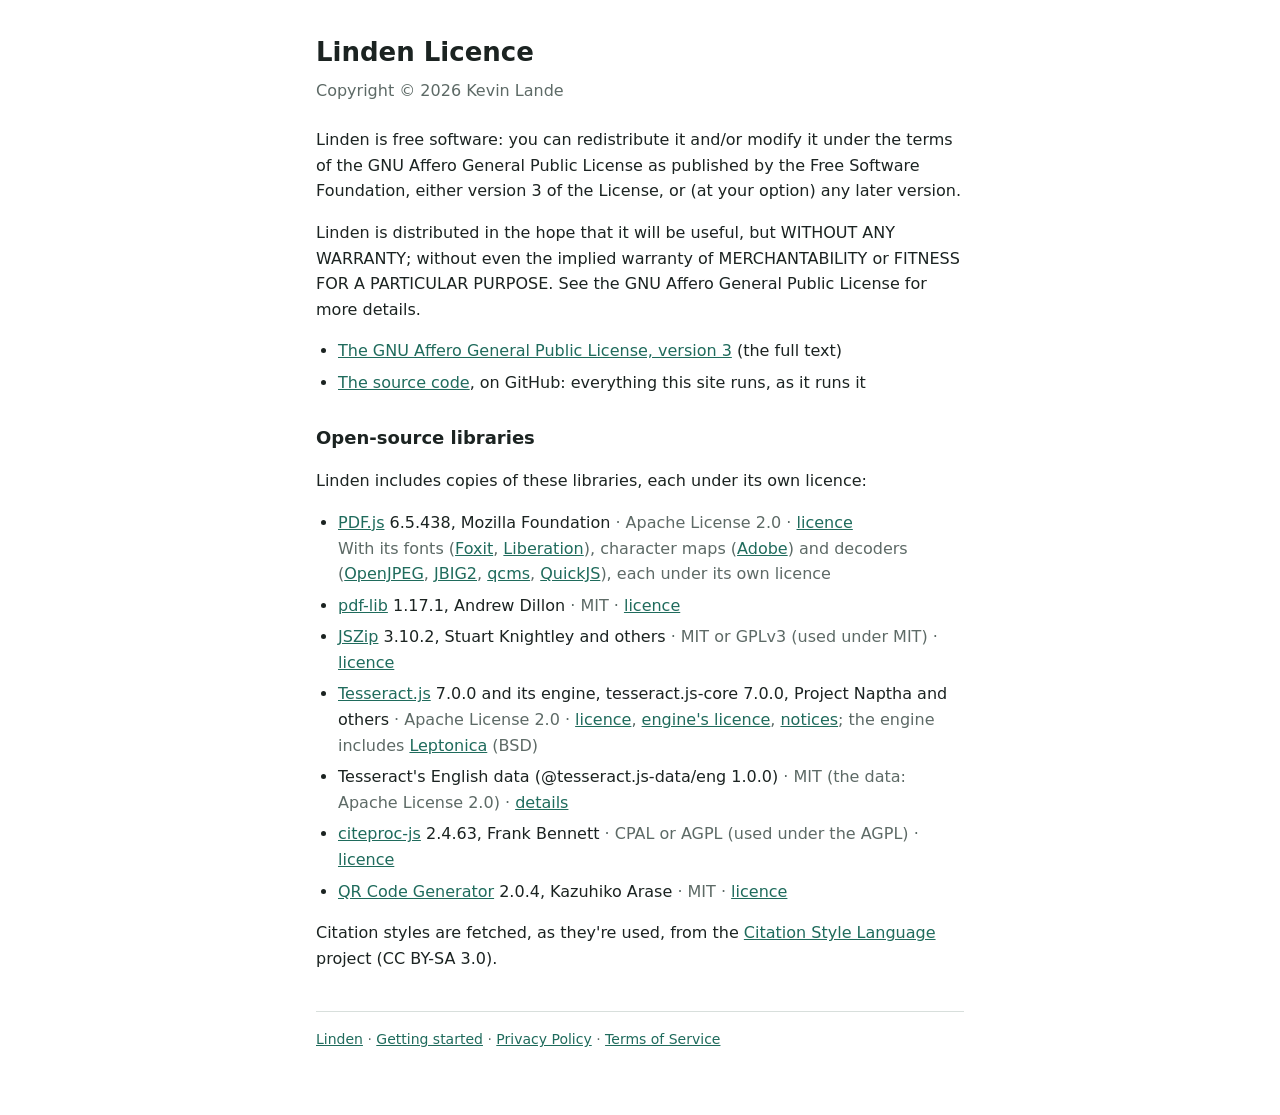
<file: licenses.html>
<!DOCTYPE html>
<html lang="en">
<head>
<meta charset="utf-8">
<meta name="viewport" content="width=device-width, initial-scale=1">
<title>Linden: Licence</title>
<link rel="icon" href="icon.png">
<style>
:root { --bg: #ffffff; --text: #1b2321; --muted: #5d6a66; --line: #d8dfdc; --accent: #1f6b5c; }
@media (prefers-color-scheme: dark) { :root { --bg: #151a19; --text: #e4e9e7; --muted: #9aa6a2; --line: #2c3533; --accent: #6cc0a4; } }
* { box-sizing: border-box; }
body { margin: 0; background: var(--bg); color: var(--text); font: 16px/1.6 -apple-system, BlinkMacSystemFont, "Segoe UI", system-ui, sans-serif; }
main { max-width: 680px; margin: 0 auto; padding: 32px 16px 64px; }
h1 { font-size: 26px; margin: 0 0 4px; }
h2 { font-size: 18px; margin: 28px 0 6px; }
.meta { color: var(--muted); margin: 0 0 24px; }
a { color: var(--accent); }
ul { padding-left: 22px; }
li { margin-bottom: 6px; }
.lic { color: var(--muted); }
footer { margin-top: 40px; padding-top: 16px; border-top: 1px solid var(--line); color: var(--muted); font-size: 14px; }
</style>
</head>
<body>
<main>
<h1>Linden Licence</h1>
<p class="meta">Copyright &copy; 2026 Kevin Lande</p>

<p>Linden is free software: you can redistribute it and/or modify it under the terms of the GNU Affero General Public License as published by the Free Software Foundation, either version 3 of the License, or (at your option) any later version.</p>
<p>Linden is distributed in the hope that it will be useful, but WITHOUT ANY WARRANTY; without even the implied warranty of MERCHANTABILITY or FITNESS FOR A PARTICULAR PURPOSE. See the GNU Affero General Public License for more details.</p>
<ul>
  <li><a href="licenses/AGPL-3.0.txt">The GNU Affero General Public License, version 3</a> (the full text)</li>
  <li><a href="https://github.com/kevinlande/linden">The source code</a>, on GitHub: everything this site runs, as it runs it</li>
</ul>

<h2>Open-source libraries</h2>
<p>Linden includes copies of these libraries, each under its own licence:</p>
<ul>
  <li><a href="https://mozilla.github.io/pdf.js/">PDF.js</a> 6.5.438, Mozilla Foundation <span class="lic">&middot; Apache License 2.0 &middot; <a href="licenses/pdf.js-LICENSE.txt">licence</a></span><br>
    <span class="lic">With its fonts (<a href="vendor/pdf.js/6.5.438/standard_fonts/LICENSE_FOXIT">Foxit</a>, <a href="vendor/pdf.js/6.5.438/standard_fonts/LICENSE_LIBERATION">Liberation</a>), character maps (<a href="vendor/pdf.js/6.5.438/cmaps/LICENSE">Adobe</a>) and decoders (<a href="vendor/pdf.js/6.5.438/wasm/LICENSE_OPENJPEG">OpenJPEG</a>, <a href="vendor/pdf.js/6.5.438/wasm/LICENSE_JBIG2">JBIG2</a>, <a href="vendor/pdf.js/6.5.438/wasm/LICENSE_QCMS">qcms</a>, <a href="vendor/pdf.js/6.5.438/wasm/LICENSE_QUICKJS">QuickJS</a>), each under its own licence</span></li>
  <li><a href="https://pdf-lib.js.org/">pdf-lib</a> 1.17.1, Andrew Dillon <span class="lic">&middot; MIT &middot; <a href="licenses/pdf-lib-LICENSE.txt">licence</a></span></li>
  <li><a href="https://stuk.github.io/jszip/">JSZip</a> 3.10.2, Stuart Knightley and others <span class="lic">&middot; MIT or GPLv3 (used under MIT) &middot; <a href="licenses/jszip-LICENSE.txt">licence</a></span></li>
  <li><a href="https://tesseract.projectnaptha.com/">Tesseract.js</a> 7.0.0 and its engine, tesseract.js-core 7.0.0, Project Naptha and others <span class="lic">&middot; Apache License 2.0 &middot; <a href="licenses/tesseract.js-LICENSE.txt">licence</a>, <a href="licenses/tesseract.js-core-LICENSE.txt">engine's licence</a>, <a href="licenses/tesseract.min.js.LICENSE.txt">notices</a>; the engine includes <a href="licenses/leptonica-LICENSE.txt">Leptonica</a> (BSD)</span></li>
  <li>Tesseract's English data (@tesseract.js-data/eng 1.0.0) <span class="lic">&middot; MIT (the data: Apache License 2.0) &middot; <a href="licenses/tesseract-eng-LICENSE.txt">details</a></span></li>
  <li><a href="https://github.com/Juris-M/citeproc-js">citeproc-js</a> 2.4.63, Frank Bennett <span class="lic">&middot; CPAL or AGPL (used under the AGPL) &middot; <a href="licenses/citeproc-LICENSE.txt">licence</a></span></li>
  <li><a href="https://github.com/kazuhikoarase/qrcode-generator">QR Code Generator</a> 2.0.4, Kazuhiko Arase <span class="lic">&middot; MIT &middot; <a href="licenses/qrcode-generator-LICENSE.txt">licence</a></span></li>
</ul>
<p>Citation styles are fetched, as they're used, from the <a href="https://github.com/citation-style-language/styles">Citation Style Language</a> project (CC BY-SA 3.0).</p>

<footer><a href="./">Linden</a> &middot; <a href="start.html">Getting started</a> &middot; <a href="privacy.html">Privacy Policy</a> &middot; <a href="terms.html">Terms of Service</a></footer>
</main>
</body>
</html>
</file>
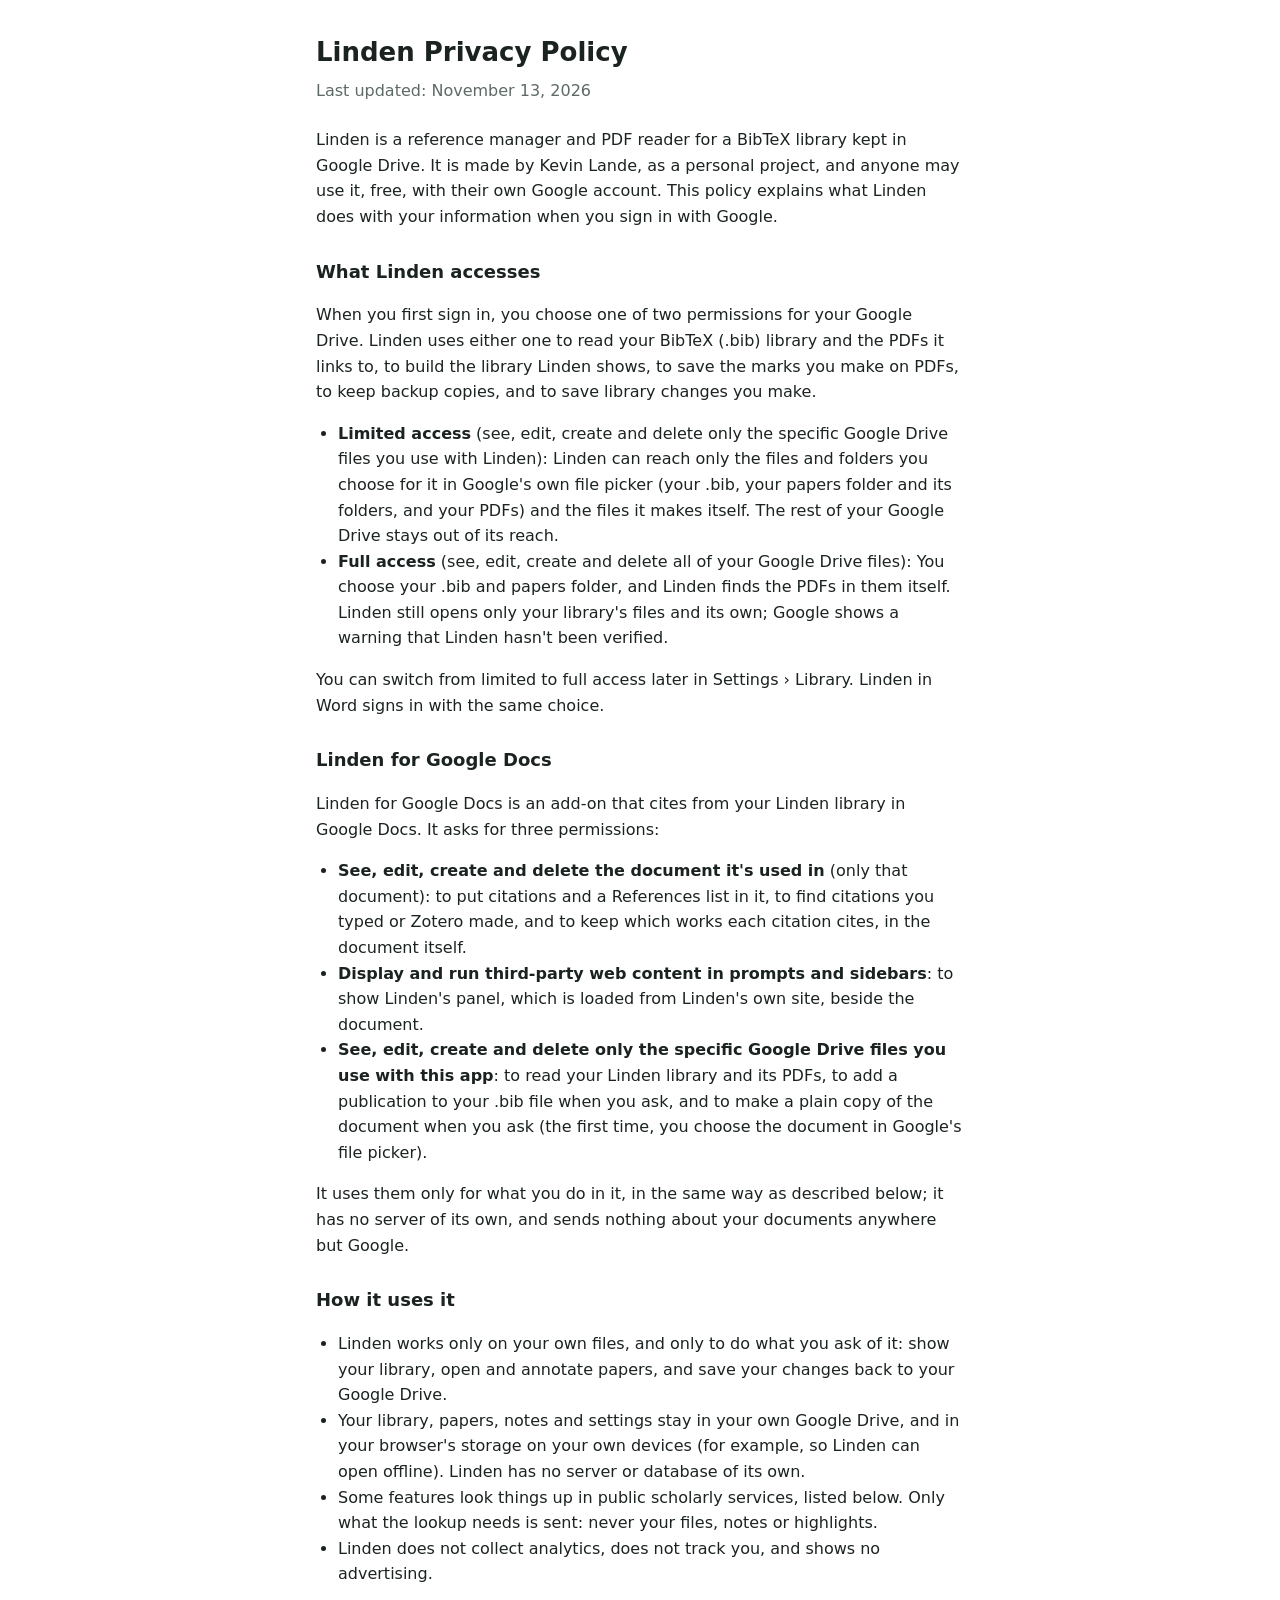
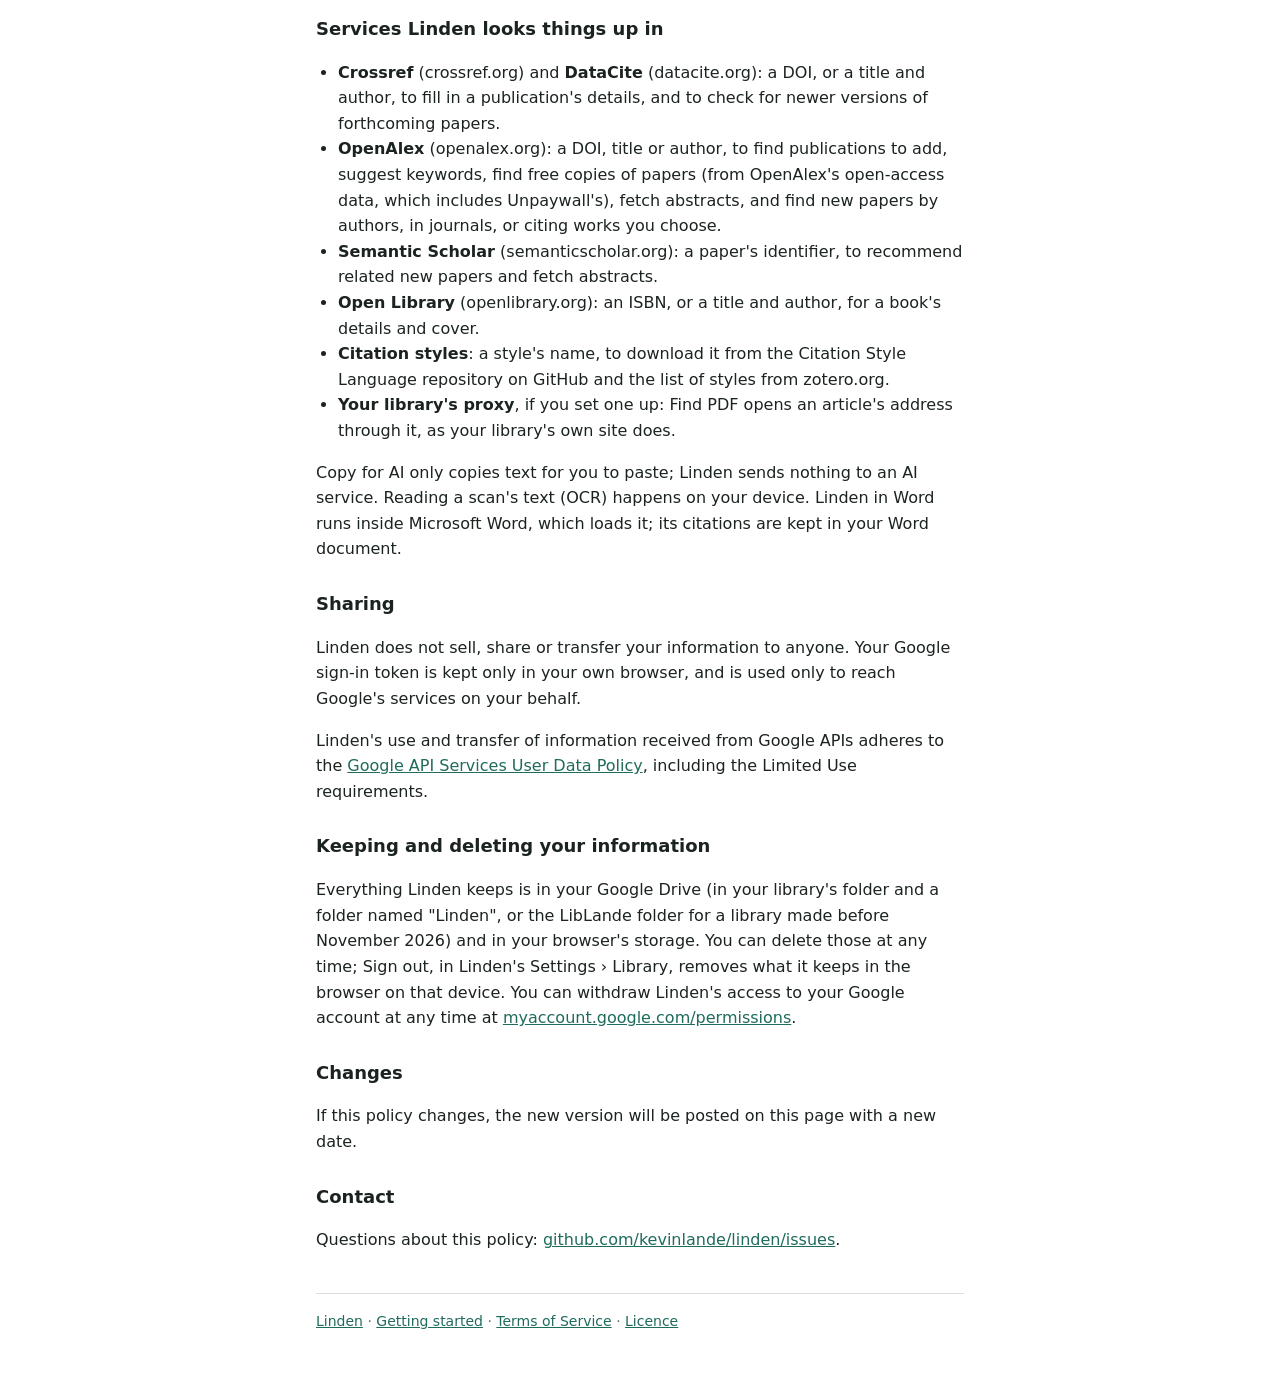
<file: privacy.html>
<!DOCTYPE html>
<html lang="en">
<head>
<meta charset="utf-8">
<meta name="viewport" content="width=device-width, initial-scale=1">
<title>Linden: Privacy Policy</title>
<link rel="icon" href="icon.png">
<style>
:root { --bg: #ffffff; --text: #1b2321; --muted: #5d6a66; --line: #d8dfdc; --accent: #1f6b5c; }
@media (prefers-color-scheme: dark) { :root { --bg: #151a19; --text: #e4e9e7; --muted: #9aa6a2; --line: #2c3533; --accent: #6cc0a4; } }
* { box-sizing: border-box; }
body { margin: 0; background: var(--bg); color: var(--text); font: 16px/1.6 -apple-system, BlinkMacSystemFont, "Segoe UI", system-ui, sans-serif; }
main { max-width: 680px; margin: 0 auto; padding: 32px 16px 64px; }
h1 { font-size: 26px; margin: 0 0 4px; }
h2 { font-size: 18px; margin: 28px 0 6px; }
p, li { color: var(--text); }
.meta { color: var(--muted); margin: 0 0 24px; }
a { color: var(--accent); }
ul { padding-left: 22px; }
footer { margin-top: 40px; padding-top: 16px; border-top: 1px solid var(--line); color: var(--muted); font-size: 14px; }
</style>
</head>
<body>
<main>
<h1>Linden Privacy Policy</h1>
<p class="meta">Last updated: November 13, 2026</p>

<p>Linden is a reference manager and PDF reader for a BibTeX library kept in Google Drive. It is made by Kevin Lande, as a personal project, and anyone may use it, free, with their own Google account. This policy explains what Linden does with your information when you sign in with Google.</p>

<h2 id="access">What Linden accesses</h2>
<p>When you first sign in, you choose one of two permissions for your Google Drive. Linden uses either one to read your BibTeX (.bib) library and the PDFs it links to, to build the library Linden shows, to save the marks you make on PDFs, to keep backup copies, and to save library changes you make.</p>
<ul>
  <li><strong>Limited access</strong> (see, edit, create and delete only the specific Google Drive files you use with Linden): Linden can reach only the files and folders you choose for it in Google's own file picker (your .bib, your papers folder and its folders, and your PDFs) and the files it makes itself. The rest of your Google Drive stays out of its reach.</li>
  <li><strong>Full access</strong> (see, edit, create and delete all of your Google Drive files): You choose your .bib and papers folder, and Linden finds the PDFs in them itself. Linden still opens only your library's files and its own; Google shows a warning that Linden hasn't been verified.</li>
</ul>
<p>You can switch from limited to full access later in Settings &#8250; Library. Linden in Word signs in with the same choice.</p>

<h2 id="google-docs">Linden for Google Docs</h2>
<p>Linden for Google Docs is an add-on that cites from your Linden library in Google Docs. It asks for three permissions:</p>
<ul>
  <li><strong>See, edit, create and delete the document it's used in</strong> (only that document): to put citations and a References list in it, to find citations you typed or Zotero made, and to keep which works each citation cites, in the document itself.</li>
  <li><strong>Display and run third-party web content in prompts and sidebars</strong>: to show Linden's panel, which is loaded from Linden's own site, beside the document.</li>
  <li><strong>See, edit, create and delete only the specific Google Drive files you use with this app</strong>: to read your Linden library and its PDFs, to add a publication to your .bib file when you ask, and to make a plain copy of the document when you ask (the first time, you choose the document in Google's file picker).</li>
</ul>
<p>It uses them only for what you do in it, in the same way as described below; it has no server of its own, and sends nothing about your documents anywhere but Google.</p>

<h2>How it uses it</h2>
<ul>
  <li>Linden works only on your own files, and only to do what you ask of it: show your library, open and annotate papers, and save your changes back to your Google Drive.</li>
  <li>Your library, papers, notes and settings stay in your own Google Drive, and in your browser's storage on your own devices (for example, so Linden can open offline). Linden has no server or database of its own.</li>
  <li>Some features look things up in public scholarly services, listed below. Only what the lookup needs is sent: never your files, notes or highlights.</li>
  <li>Linden does not collect analytics, does not track you, and shows no advertising.</li>
</ul>

<h2>Services Linden looks things up in</h2>
<ul>
  <li><b>Crossref</b> (crossref.org) and <b>DataCite</b> (datacite.org): a DOI, or a title and author, to fill in a publication's details, and to check for newer versions of forthcoming papers.</li>
  <li><b>OpenAlex</b> (openalex.org): a DOI, title or author, to find publications to add, suggest keywords, find free copies of papers (from OpenAlex's open-access data, which includes Unpaywall's), fetch abstracts, and find new papers by authors, in journals, or citing works you choose.</li>
  <li><b>Semantic Scholar</b> (semanticscholar.org): a paper's identifier, to recommend related new papers and fetch abstracts.</li>
  <li><b>Open Library</b> (openlibrary.org): an ISBN, or a title and author, for a book's details and cover.</li>
  <li><b>Citation styles</b>: a style's name, to download it from the Citation Style Language repository on GitHub and the list of styles from zotero.org.</li>
  <li><b>Your library's proxy</b>, if you set one up: Find PDF opens an article's address through it, as your library's own site does.</li>
</ul>
<p>Copy for AI only copies text for you to paste; Linden sends nothing to an AI service. Reading a scan's text (OCR) happens on your device. Linden in Word runs inside Microsoft Word, which loads it; its citations are kept in your Word document.</p>

<h2>Sharing</h2>
<p>Linden does not sell, share or transfer your information to anyone. Your Google sign-in token is kept only in your own browser, and is used only to reach Google's services on your behalf.</p>
<p>Linden's use and transfer of information received from Google APIs adheres to the <a href="https://developers.google.com/terms/api-services-user-data-policy">Google API Services User Data Policy</a>, including the Limited Use requirements.</p>

<h2>Keeping and deleting your information</h2>
<p>Everything Linden keeps is in your Google Drive (in your library's folder and a folder named "Linden", or the LibLande folder for a library made before November 2026) and in your browser's storage. You can delete those at any time; Sign out, in Linden's Settings &#8250; Library, removes what it keeps in the browser on that device. You can withdraw Linden's access to your Google account at any time at <a href="https://myaccount.google.com/permissions">myaccount.google.com/permissions</a>.</p>

<h2>Changes</h2>
<p>If this policy changes, the new version will be posted on this page with a new date.</p>

<h2>Contact</h2>
<p>Questions about this policy: <a href="https://github.com/kevinlande/linden/issues">github.com/kevinlande/linden/issues</a>.</p>

<footer><a href="./">Linden</a> · <a href="start.html">Getting started</a> · <a href="terms.html">Terms of Service</a> &middot; <a href="licenses.html">Licence</a></footer>
</main>
</body>
</html>
</file>
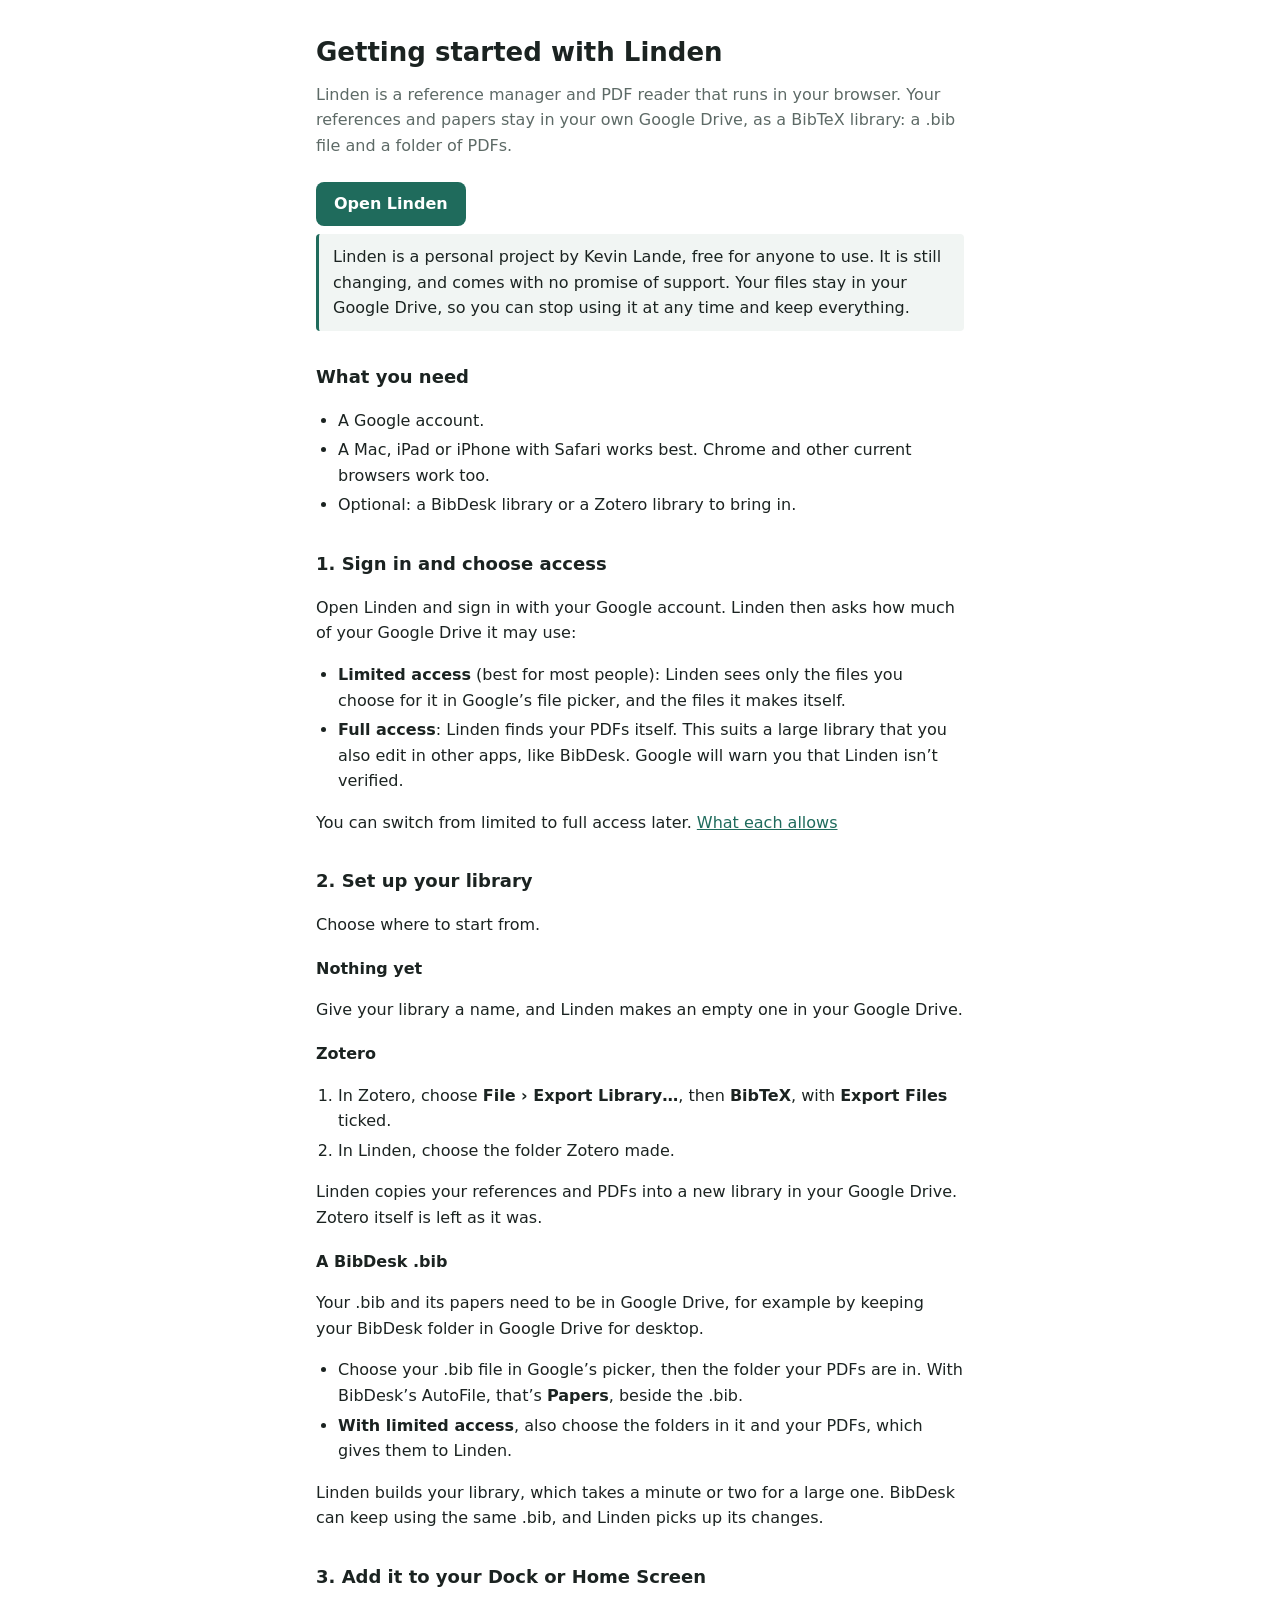
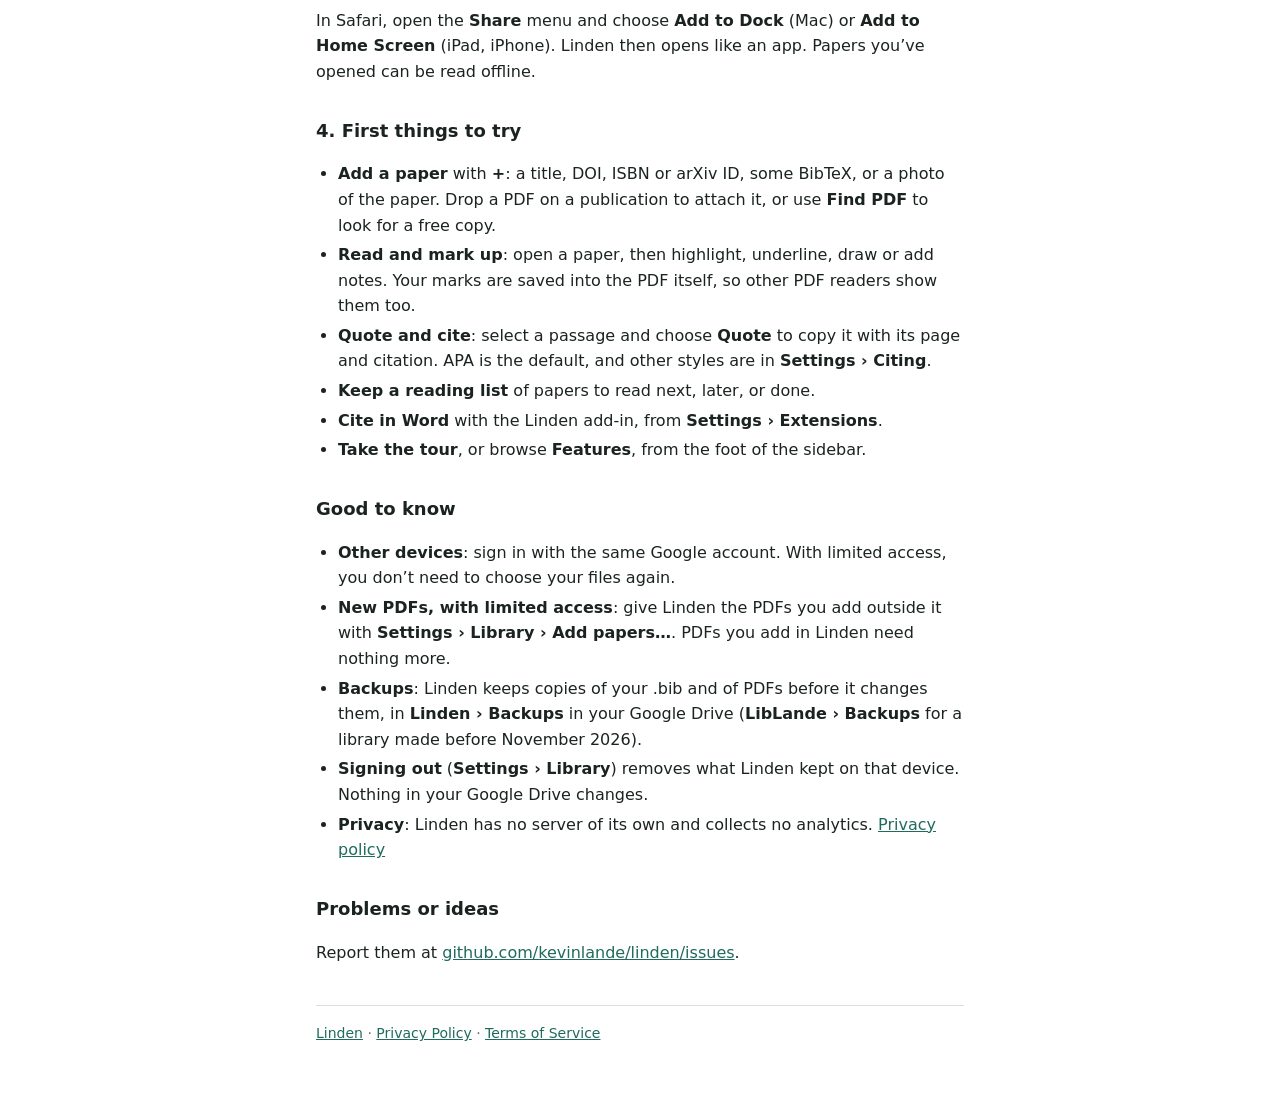
<file: start.html>
<!DOCTYPE html>
<html lang="en">
<head>
<meta charset="utf-8">
<meta name="viewport" content="width=device-width, initial-scale=1">
<title>Getting started with Linden</title>
<meta name="description" content="How to set up Linden, a free reference manager and PDF reader that keeps your library in your own Google Drive.">
<link rel="icon" href="icon.png">
<style>
:root { --bg: #ffffff; --text: #1b2321; --muted: #5d6a66; --line: #d8dfdc; --accent: #1f6b5c; --soft: #f1f5f3; }
@media (prefers-color-scheme: dark) { :root { --bg: #151a19; --text: #e4e9e7; --muted: #9aa6a2; --line: #2c3533; --accent: #6cc0a4; --soft: #1d2423; } }
* { box-sizing: border-box; }
body { margin: 0; background: var(--bg); color: var(--text); font: 16px/1.6 -apple-system, BlinkMacSystemFont, "Segoe UI", system-ui, sans-serif; }
main { max-width: 680px; margin: 0 auto; padding: 32px 16px 64px; }
h1 { font-size: 26px; margin: 0 0 8px; }
h2 { font-size: 18px; margin: 32px 0 6px; }
h3 { font-size: 16px; margin: 18px 0 2px; }
.lede { color: var(--muted); margin: 0 0 20px; }
a { color: var(--accent); }
ul, ol { padding-left: 22px; }
li { margin: 4px 0; }
.open { display: inline-block; margin: 4px 0 8px; padding: 9px 18px; border-radius: 8px; background: var(--accent); color: var(--bg); font-weight: 600; text-decoration: none; }
.note { background: var(--soft); border-left: 3px solid var(--accent); padding: 10px 14px; border-radius: 4px; }
.note p { margin: 0; }
b.ui { font-weight: 600; }
footer { margin-top: 40px; padding-top: 16px; border-top: 1px solid var(--line); color: var(--muted); font-size: 14px; }
</style>
</head>
<body>
<main>
<h1>Getting started with Linden</h1>
<p class="lede">Linden is a reference manager and PDF reader that runs in your browser. Your references and papers stay in your own Google Drive, as a BibTeX library: a .bib file and a folder of PDFs.</p>
<a class="open" href="./">Open Linden</a>

<div class="note"><p>Linden is a personal project by Kevin Lande, free for anyone to use. It is still changing, and comes with no promise of support. Your files stay in your Google Drive, so you can stop using it at any time and keep everything.</p></div>

<h2>What you need</h2>
<ul>
  <li>A Google account.</li>
  <li>A Mac, iPad or iPhone with Safari works best. Chrome and other current browsers work too.</li>
  <li>Optional: a BibDesk library or a Zotero library to bring in.</li>
</ul>

<h2>1. Sign in and choose access</h2>
<p>Open Linden and sign in with your Google account. Linden then asks how much of your Google Drive it may use:</p>
<ul>
  <li><b>Limited access</b> (best for most people): Linden sees only the files you choose for it in Google&#8217;s file picker, and the files it makes itself.</li>
  <li><b>Full access</b>: Linden finds your PDFs itself. This suits a large library that you also edit in other apps, like BibDesk. Google will warn you that Linden isn&#8217;t verified.</li>
</ul>
<p>You can switch from limited to full access later. <a href="privacy.html#access">What each allows</a></p>

<h2>2. Set up your library</h2>
<p>Choose where to start from.</p>

<h3>Nothing yet</h3>
<p>Give your library a name, and Linden makes an empty one in your Google Drive.</p>

<h3>Zotero</h3>
<ol>
  <li>In Zotero, choose <b class="ui">File &#8250; Export Library&#8230;</b>, then <b class="ui">BibTeX</b>, with <b class="ui">Export Files</b> ticked.</li>
  <li>In Linden, choose the folder Zotero made.</li>
</ol>
<p>Linden copies your references and PDFs into a new library in your Google Drive. Zotero itself is left as it was.</p>

<h3>A BibDesk .bib</h3>
<p>Your .bib and its papers need to be in Google Drive, for example by keeping your BibDesk folder in Google Drive for desktop.</p>
<ul>
  <li>Choose your .bib file in Google&#8217;s picker, then the folder your PDFs are in. With BibDesk&#8217;s AutoFile, that&#8217;s <b class="ui">Papers</b>, beside the .bib.</li>
  <li><b>With limited access</b>, also choose the folders in it and your PDFs, which gives them to Linden.</li>
</ul>
<p>Linden builds your library, which takes a minute or two for a large one. BibDesk can keep using the same .bib, and Linden picks up its changes.</p>

<h2>3. Add it to your Dock or Home Screen</h2>
<p>In Safari, open the <b class="ui">Share</b> menu and choose <b class="ui">Add to Dock</b> (Mac) or <b class="ui">Add to Home Screen</b> (iPad, iPhone). Linden then opens like an app. Papers you&#8217;ve opened can be read offline.</p>

<h2>4. First things to try</h2>
<ul>
  <li><b>Add a paper</b> with <b class="ui">+</b>: a title, DOI, ISBN or arXiv ID, some BibTeX, or a photo of the paper. Drop a PDF on a publication to attach it, or use <b class="ui">Find PDF</b> to look for a free copy.</li>
  <li><b>Read and mark up</b>: open a paper, then highlight, underline, draw or add notes. Your marks are saved into the PDF itself, so other PDF readers show them too.</li>
  <li><b>Quote and cite</b>: select a passage and choose <b class="ui">Quote</b> to copy it with its page and citation. APA is the default, and other styles are in <b class="ui">Settings &#8250; Citing</b>.</li>
  <li><b>Keep a reading list</b> of papers to read next, later, or done.</li>
  <li><b>Cite in Word</b> with the Linden add-in, from <b class="ui">Settings &#8250; Extensions</b>.</li>
  <li><b>Take the tour</b>, or browse <b class="ui">Features</b>, from the foot of the sidebar.</li>
</ul>

<h2>Good to know</h2>
<ul>
  <li><b>Other devices</b>: sign in with the same Google account. With limited access, you don&#8217;t need to choose your files again.</li>
  <li><b>New PDFs, with limited access</b>: give Linden the PDFs you add outside it with <b class="ui">Settings &#8250; Library &#8250; Add papers&#8230;</b>. PDFs you add in Linden need nothing more.</li>
  <li><b>Backups</b>: Linden keeps copies of your .bib and of PDFs before it changes them, in <b class="ui">Linden &#8250; Backups</b> in your Google Drive (<b class="ui">LibLande &#8250; Backups</b> for a library made before November 2026).</li>
  <li><b>Signing out</b> (<b class="ui">Settings &#8250; Library</b>) removes what Linden kept on that device. Nothing in your Google Drive changes.</li>
  <li><b>Privacy</b>: Linden has no server of its own and collects no analytics. <a href="privacy.html">Privacy policy</a></li>
</ul>

<h2>Problems or ideas</h2>
<p>Report them at <a href="https://github.com/kevinlande/linden/issues">github.com/kevinlande/linden/issues</a>.</p>

<footer><a href="./">Linden</a> · <a href="privacy.html">Privacy Policy</a> · <a href="terms.html">Terms of Service</a></footer>
</main>
</body>
</html>
</file>
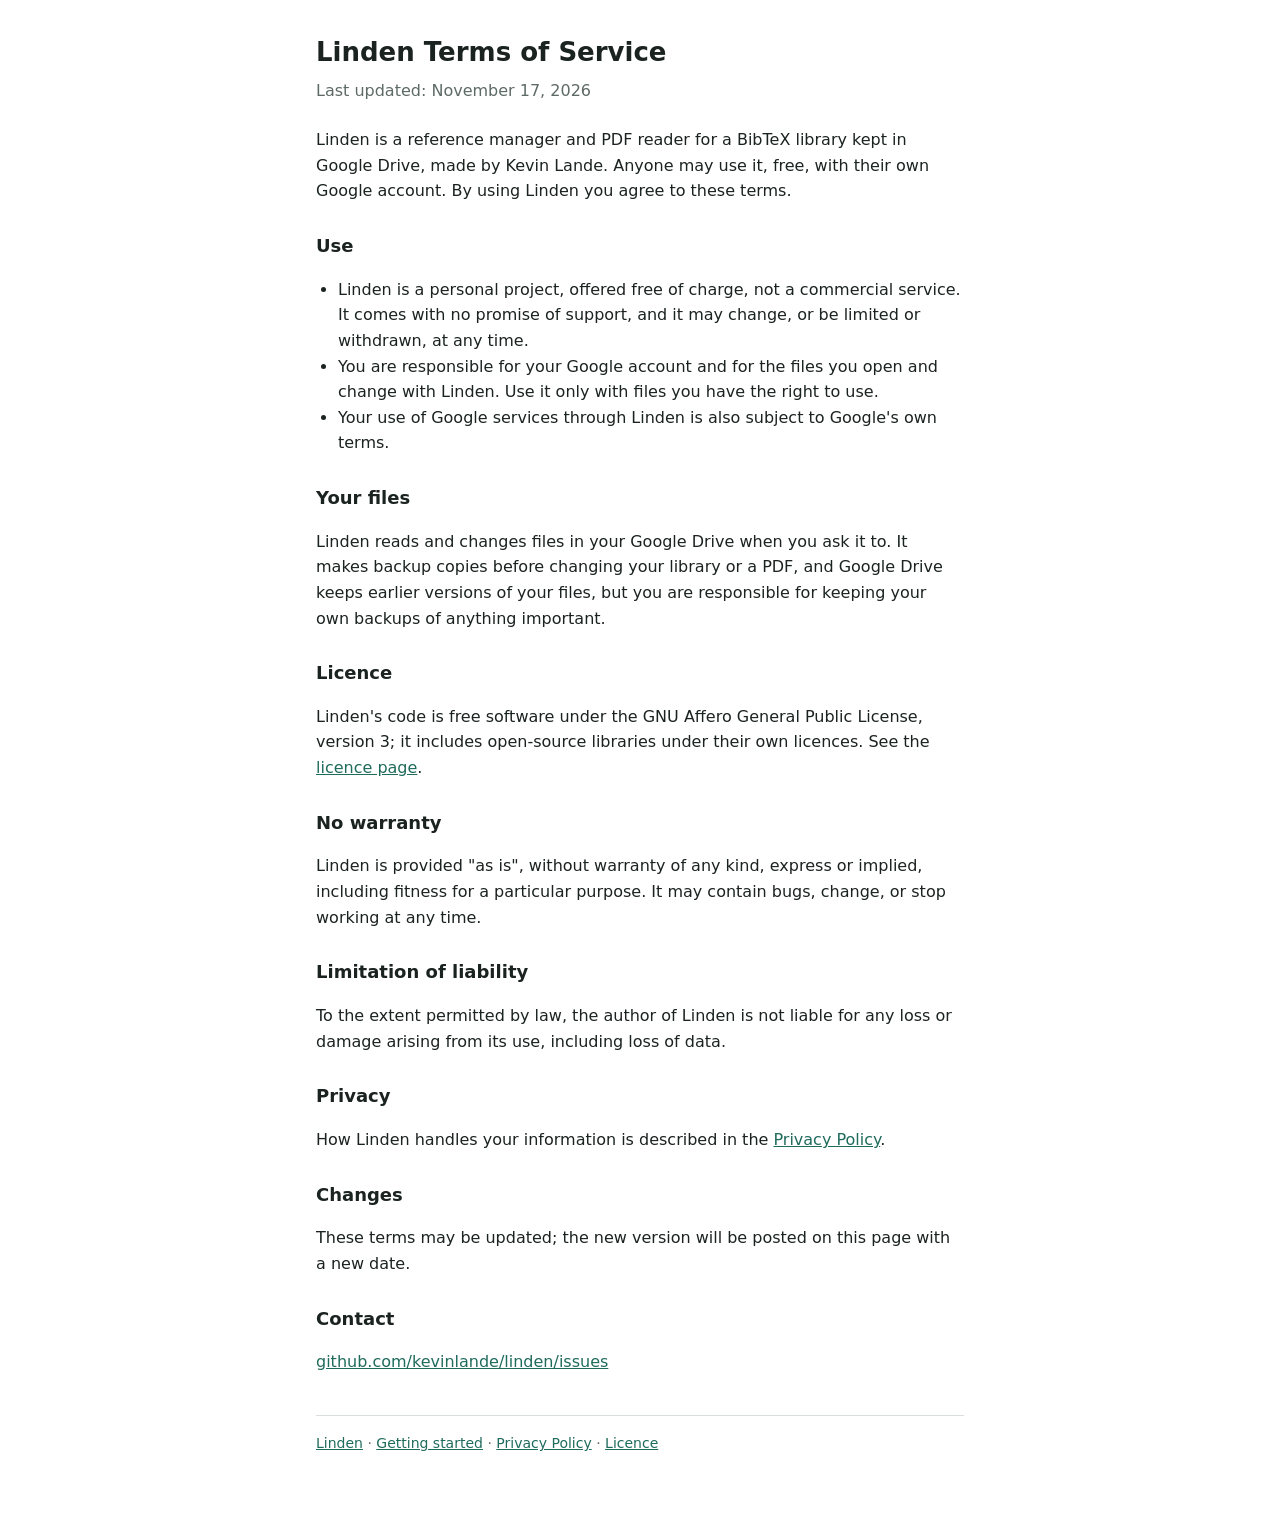
<file: terms.html>
<!DOCTYPE html>
<html lang="en">
<head>
<meta charset="utf-8">
<meta name="viewport" content="width=device-width, initial-scale=1">
<title>Linden: Terms of Service</title>
<link rel="icon" href="icon.png">
<style>
:root { --bg: #ffffff; --text: #1b2321; --muted: #5d6a66; --line: #d8dfdc; --accent: #1f6b5c; }
@media (prefers-color-scheme: dark) { :root { --bg: #151a19; --text: #e4e9e7; --muted: #9aa6a2; --line: #2c3533; --accent: #6cc0a4; } }
* { box-sizing: border-box; }
body { margin: 0; background: var(--bg); color: var(--text); font: 16px/1.6 -apple-system, BlinkMacSystemFont, "Segoe UI", system-ui, sans-serif; }
main { max-width: 680px; margin: 0 auto; padding: 32px 16px 64px; }
h1 { font-size: 26px; margin: 0 0 4px; }
h2 { font-size: 18px; margin: 28px 0 6px; }
.meta { color: var(--muted); margin: 0 0 24px; }
a { color: var(--accent); }
ul { padding-left: 22px; }
footer { margin-top: 40px; padding-top: 16px; border-top: 1px solid var(--line); color: var(--muted); font-size: 14px; }
</style>
</head>
<body>
<main>
<h1>Linden Terms of Service</h1>
<p class="meta">Last updated: November 17, 2026</p>

<p>Linden is a reference manager and PDF reader for a BibTeX library kept in Google Drive, made by Kevin Lande. Anyone may use it, free, with their own Google account. By using Linden you agree to these terms.</p>

<h2>Use</h2>
<ul>
  <li>Linden is a personal project, offered free of charge, not a commercial service. It comes with no promise of support, and it may change, or be limited or withdrawn, at any time.</li>
  <li>You are responsible for your Google account and for the files you open and change with Linden. Use it only with files you have the right to use.</li>
  <li>Your use of Google services through Linden is also subject to Google's own terms.</li>
</ul>

<h2>Your files</h2>
<p>Linden reads and changes files in your Google Drive when you ask it to. It makes backup copies before changing your library or a PDF, and Google Drive keeps earlier versions of your files, but you are responsible for keeping your own backups of anything important.</p>

<h2>Licence</h2>
<p>Linden's code is free software under the GNU Affero General Public License, version 3; it includes open-source libraries under their own licences. See the <a href="licenses.html">licence page</a>.</p>

<h2>No warranty</h2>
<p>Linden is provided "as is", without warranty of any kind, express or implied, including fitness for a particular purpose. It may contain bugs, change, or stop working at any time.</p>

<h2>Limitation of liability</h2>
<p>To the extent permitted by law, the author of Linden is not liable for any loss or damage arising from its use, including loss of data.</p>

<h2>Privacy</h2>
<p>How Linden handles your information is described in the <a href="privacy.html">Privacy Policy</a>.</p>

<h2>Changes</h2>
<p>These terms may be updated; the new version will be posted on this page with a new date.</p>

<h2>Contact</h2>
<p><a href="https://github.com/kevinlande/linden/issues">github.com/kevinlande/linden/issues</a></p>

<footer><a href="./">Linden</a> &middot; <a href="start.html">Getting started</a> &middot; <a href="privacy.html">Privacy Policy</a> &middot; <a href="licenses.html">Licence</a></footer>
</main>
</body>
</html>
</file>
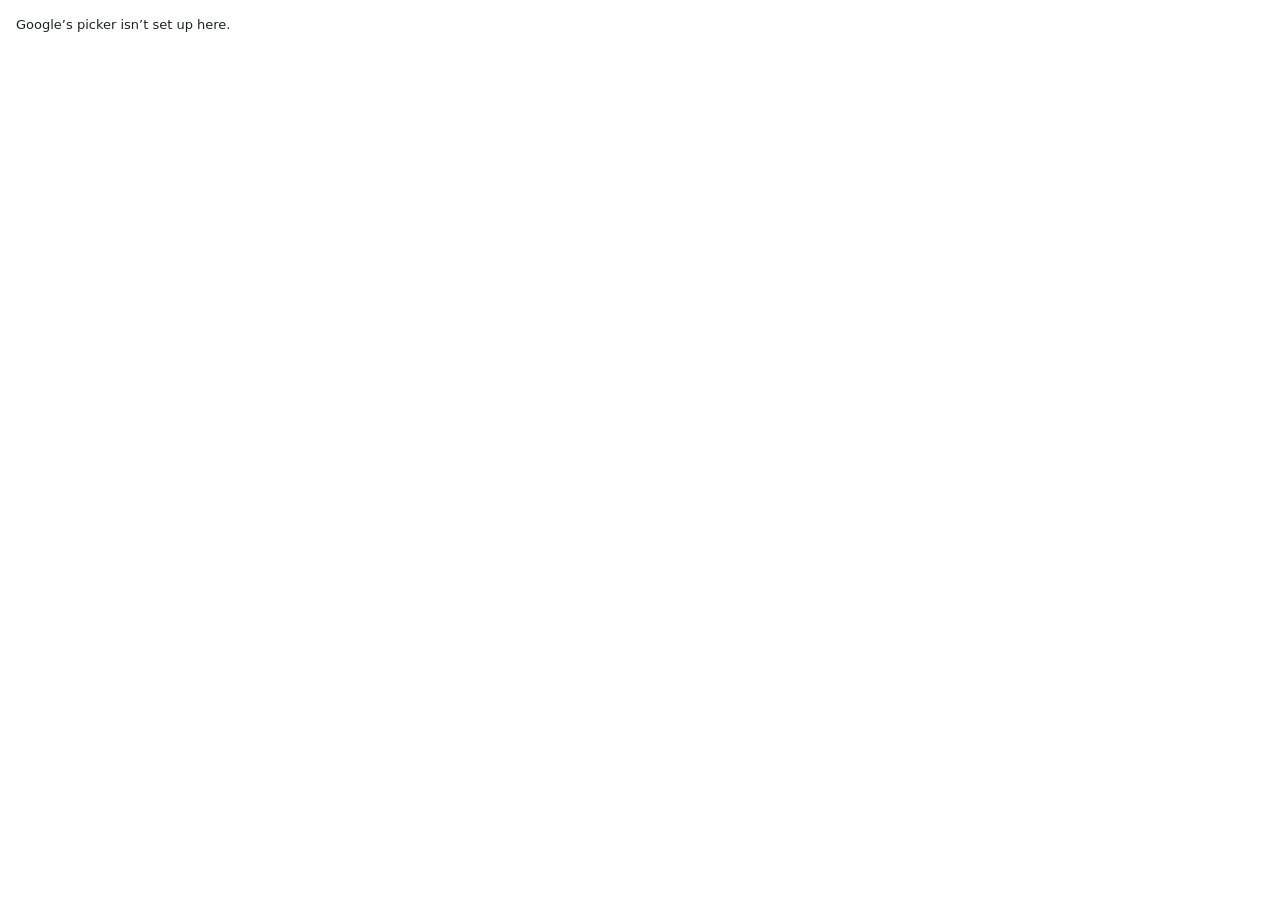
<file: word/pick.html>
<!DOCTYPE html>
<html lang="en">
<head>
<meta charset="utf-8">
<meta name="viewport" content="width=device-width, initial-scale=1">
<title>Linden</title>
<style>
body { margin: 0; font: 13px/1.45 -apple-system, system-ui, sans-serif; color: #1b2321; }
p { margin: 16px; }
</style>
</head>
<body>
<p id="say">Opening Google&#x2019;s file picker&#x2026;</p>
<script>
// Linden for Google Docs: a file handed to the add-on in Google's picker
// (the add-on has only the files it's given: this document, to copy it, or
// a PDF, for its highlights). Held in the add-on's dialog (gdocs/addon/Pick.html),
// which gives the add-on's token and closes when it's done.
(function () {
  'use strict';
  var KEY = 'AIzaSyCJ4i0w4SpEo6DS9Y9OjMUWgPYzeUIIg7g', APP_ID = '789682218462';
  var doc = (/[?&]doc=([\w-]+)/.exec(location.search) || [])[1] || '';
  var say = function (t) { document.getElementById('say').textContent = t; };
  var parentOk = function (o) { return /^https:\/\/[a-z0-9-]+-script\.googleusercontent\.com$/.test(o); };
  var send = function (m) { window.parent.postMessage(m, '*'); };
  if (!doc || KEY.indexOf('__') === 0) { say('Google\u2019s picker isn\u2019t set up here.'); return; }
  var token = null, ready = false;
  var go = function () {
    if (!token || !ready) return;
    var P = google.picker;
    var view = new P.DocsView(P.ViewId.DOCS).setMode(P.DocsViewMode.LIST).setFileIds(doc);
    new P.PickerBuilder()
      .addView(view)
      .setOAuthToken(token)
      .setDeveloperKey(KEY)
      .setAppId(APP_ID)
      .setOrigin('https://docs.google.com')
      .setTitle('Select it, then Select')
      .setCallback(function (d) {
        if (d.action === P.Action.PICKED) { say('Done.'); send({ llPicked: true }); }
        else if (d.action === P.Action.CANCEL) send({ llPicked: false });
      })
      .build().setVisible(true);
    say('');
  };
  window.addEventListener('message', function (ev) {
    if (ev.source !== window.parent || !parentOk(ev.origin)) return;
    var m = ev.data || {};
    if (m.llToken) { token = m.llToken; go(); }
  });
  send({ llWant: 'token' });
  var s = document.createElement('script');
  s.src = 'https://apis.google.com/js/api.js';
  s.onload = function () { gapi.load('picker', { callback: function () { ready = true; go(); } }); };
  s.onerror = function () { say('Google\u2019s picker didn\u2019t load. Are you online?'); };
  document.head.appendChild(s);
})();
</script>
</body>
</html>
</file>
